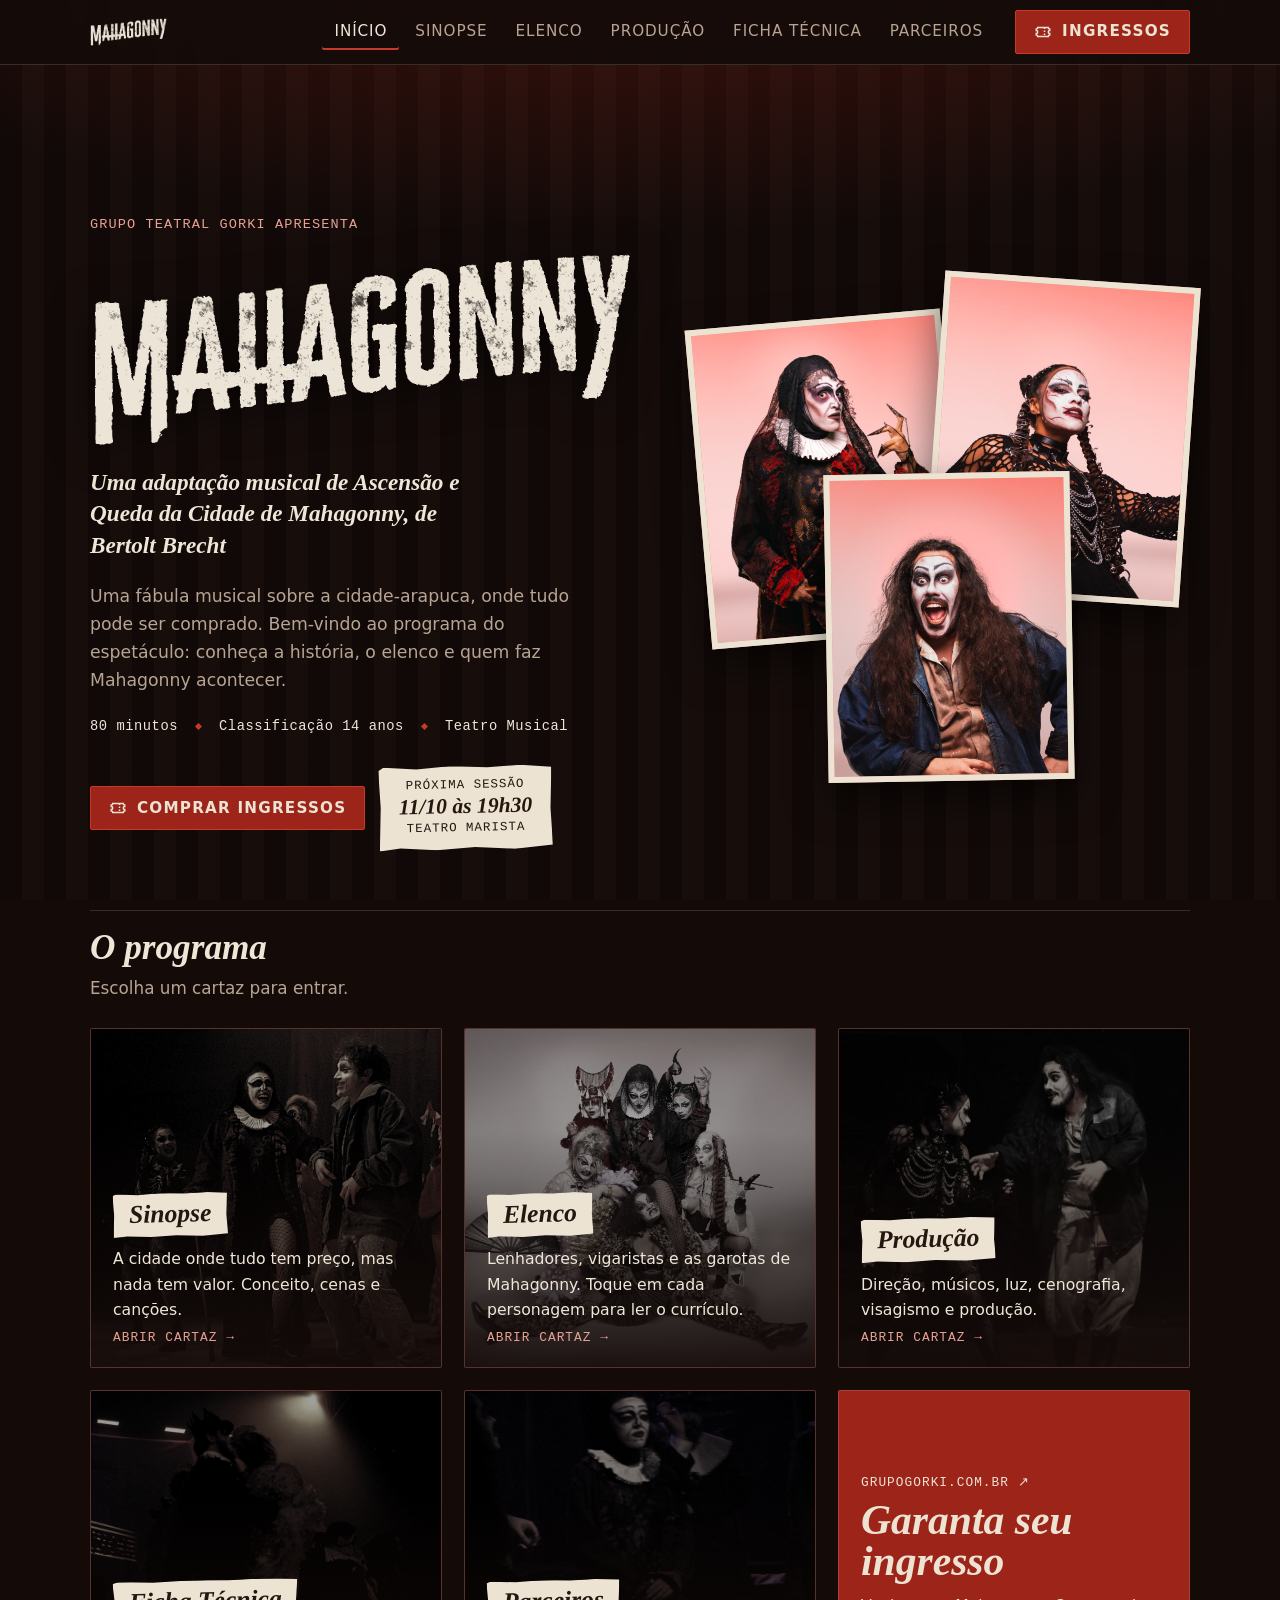
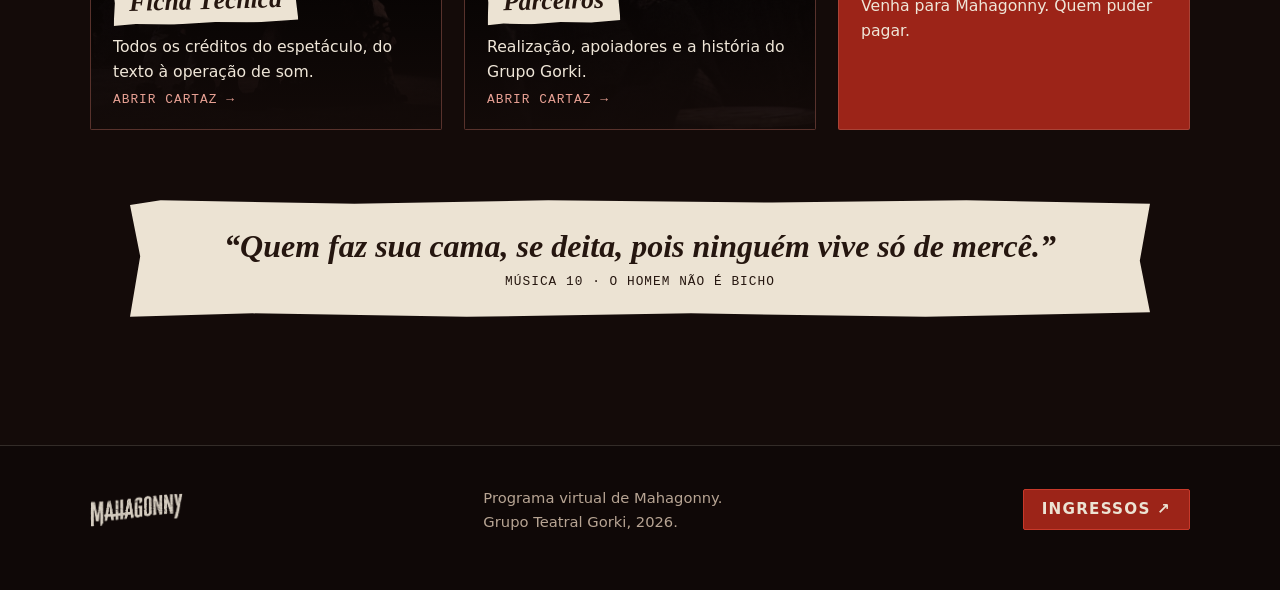
<file: index.html>
<!doctype html>
<html lang="pt-BR">
<head>
<meta charset="utf-8">
<meta name="viewport" content="width=device-width, initial-scale=1, viewport-fit=cover">
<meta http-equiv="Content-Security-Policy" content="default-src 'none'; script-src 'self'; style-src 'self' https://fonts.googleapis.com; font-src https://fonts.gstatic.com; img-src 'self' data:; connect-src 'self'; manifest-src 'self'; base-uri 'none'; form-action 'none'; object-src 'none'; upgrade-insecure-requests">
<meta name="referrer" content="strict-origin-when-cross-origin">
<meta name="format-detection" content="telephone=no">
<meta charset="utf-8">
<meta name="viewport" content="width=device-width, initial-scale=1, viewport-fit=cover">
<title>Programa Mahagonny</title>
<meta name="description" content="Programa virtual de Mahagonny, do Grupo Teatral Gorki">
<link rel="preconnect" href="https://fonts.googleapis.com">
<link rel="preconnect" href="https://fonts.gstatic.com" crossorigin>
<link rel="stylesheet" href="https://fonts.googleapis.com/css2?family=Alegreya:ital,wght@0,500;0,700;0,800;1,500;1,700;1,800&family=Alegreya+Sans:ital,wght@0,400;0,500;0,700;1,400&family=Special+Elite&display=swap">
<meta name="theme-color" content="#140b09">
<meta property="og:type" content="website">
<meta property="og:title" content="Mahagonny · Grupo Teatral Gorki">
<meta property="og:description" content="Programa virtual de Mahagonny: sinopse, elenco, produção, ficha técnica e parceiros.">
<meta property="og:image" content="img/garotas.jpg">
<link rel="icon" type="image/png" href="img/favicon.png">
<link rel="stylesheet" href="styles.css?v=202610032111">
<script src="data.js?v=202610032111" defer></script>
<script src="app.js?v=202610032111" defer></script>
</head>
<body>
<header class="top">
  <div class="wrap">
    <a class="brand" href="#inicio" aria-label="Mahagonny, página inicial"><img src="img/mahagonny-logo.png" alt="Mahagonny"></a>
    <button class="menu-toggle" id="menuToggle" aria-expanded="false" aria-controls="nav">Menu</button>
    <nav class="nav" id="nav" aria-label="Seções do programa">
      <a href="#inicio">Início</a>
      <a href="#sinopse">Sinopse</a>
      <a href="#elenco">Elenco</a>
      <a href="#producao">Produção</a>
      <a href="#ficha">Ficha Técnica</a>
      <a href="#parceiros">Parceiros</a>
    </nav>
    <a class="btn-ticket" href="https://www.grupogorki.com.br/" target="_blank" rel="noopener noreferrer">
      <svg viewBox="0 0 24 24" fill="none" stroke="currentColor" stroke-width="2" aria-hidden="true"><path d="M3 8a2 2 0 0 0 2-2h14a2 2 0 0 0 2 2v2a2 2 0 0 0 0 4v2a2 2 0 0 0-2 2H5a2 2 0 0 0-2-2v-2a2 2 0 0 0 0-4z"/><path d="M14 6v12" stroke-dasharray="2 2"/></svg>
      <span>Ingressos</span>
    </a>
  </div>
</header>

<noscript><p class="noscript">Este programa precisa de JavaScript para mostrar o elenco, a equipe e os currículos. As demais seções aparecem normalmente.</p></noscript>
<div class="load-error" id="loadError" role="alert" hidden>Não foi possível carregar parte do programa. Recarregue a página.</div>
<main>
<!-- ================= INÍCIO ================= -->
<section class="page active" id="p-inicio" data-page="inicio">
  <div class="wrap">
    <div class="hero">
      <div>
        <span class="placard">Grupo Teatral Gorki apresenta</span>
        <h1 class="hero-title"><img class="hero-logo" src="img/mahagonny-logo.png" alt="Mahagonny"></h1>
        <p class="hero-sub">Uma adaptação musical de <i>Ascensão e Queda da Cidade de Mahagonny</i>, de Bertolt Brecht</p>
        <p class="hero-tag">Uma fábula musical sobre a cidade-arapuca, onde tudo pode ser comprado. Bem-vindo ao programa do espetáculo: conheça a história, o elenco e quem faz Mahagonny acontecer.</p>
        <div class="hero-meta"><span>80 minutos</span><span>Classificação 14 anos</span><span>Teatro Musical</span></div>
        <div class="hero-actions">
          <a class="btn-ticket" href="https://www.grupogorki.com.br/" target="_blank" rel="noopener noreferrer">
            <svg viewBox="0 0 24 24" fill="none" stroke="currentColor" stroke-width="2" aria-hidden="true"><path d="M3 8a2 2 0 0 0 2-2h14a2 2 0 0 0 2 2v2a2 2 0 0 0 0 4v2a2 2 0 0 0-2 2H5a2 2 0 0 0-2-2v-2a2 2 0 0 0 0-4z"/><path d="M14 6v12" stroke-dasharray="2 2"/></svg>
            Comprar ingressos
          </a>
          <div class="session paper"><small>Próxima sessão</small><b>11/10 às 19h30</b><small>Teatro Marista</small></div>
        </div>
      </div>
      <div class="collage" aria-hidden="true">
        <figure class="c1"><img src="img/begbick.jpg" alt=""></figure>
        <figure class="c2"><img src="img/paola.jpg" alt=""></figure>
        <figure class="c3"><img src="img/pedro.jpg" alt=""></figure>
      </div>
    </div>

    <div class="section-title st-program">
      <h2>O programa</h2>
      <p>Escolha um cartaz para entrar.</p>
    </div>
    <nav class="tiles" aria-label="Menu do programa">
      <a class="tile" href="#sinopse"><img src="img/cena-40.jpg" alt="" loading="lazy">
        <div class="inner"><div class="label paper"><h2>Sinopse</h2></div><p>A cidade onde tudo tem preço, mas nada tem valor. Conceito, cenas e canções.</p><span class="go">Abrir cartaz →</span></div></a>
      <a class="tile" href="#elenco"><img src="img/garotas.jpg" alt="" loading="lazy">
        <div class="inner"><div class="label paper"><h2>Elenco</h2></div><p>Lenhadores, vigaristas e as garotas de Mahagonny. Toque em cada personagem para ler o currículo.</p><span class="go">Abrir cartaz →</span></div></a>
      <a class="tile" href="#producao"><img src="img/cena-dsc.jpg" alt="" loading="lazy">
        <div class="inner"><div class="label paper"><h2>Produção</h2></div><p>Direção, músicos, luz, cenografia, visagismo e produção.</p><span class="go">Abrir cartaz →</span></div></a>
      <a class="tile" href="#ficha"><img src="img/cena-20.jpg" alt="" loading="lazy">
        <div class="inner"><div class="label paper"><h2>Ficha Técnica</h2></div><p>Todos os créditos do espetáculo, do texto à operação de som.</p><span class="go">Abrir cartaz →</span></div></a>
      <a class="tile" href="#parceiros"><img src="img/cena-01.jpg" alt="" loading="lazy">
        <div class="inner"><div class="label paper"><h2>Parceiros</h2></div><p>Realização, apoiadores e a história do Grupo Gorki.</p><span class="go">Abrir cartaz →</span></div></a>
      <a class="tile ticket" href="https://www.grupogorki.com.br/" target="_blank" rel="noopener noreferrer">
        <div class="inner"><span class="go">grupogorki.com.br ↗</span><h2>Garanta seu ingresso</h2><p>Venha para Mahagonny. Quem puder pagar.</p></div></a>
    </nav>

    <blockquote class="quote-band paper">“Quem faz sua cama, se deita, pois ninguém vive só de mercê.”<cite>Música 10 · O Homem Não É Bicho</cite></blockquote>
  </div>
</section>

<!-- ================= SINOPSE ================= -->
<section class="page" id="p-sinopse" data-page="sinopse">
  <div class="wrap">
    <header class="page-head">
      <span class="placard">Cartaz · Sinopse</span>
      <h1>Um lugar onde tudo tem preço</h1>
    </header>
    <div class="syn">
      <p class="syn-lead">Em uma cidade onde tudo pode ser comprado, personagens à deriva expõem o colapso de um sistema que transforma desejo, prazer e sobrevivência em mercadoria. Inspirado em <i>A Ascensão e Queda da Cidade de Mahagonny</i>, de Bertolt Brecht e Kurt Weill, o espetáculo do Grupo Gorki constrói uma fábula musical atravessada pelo grotesco, pela ruína e pela ironia, em que a canção surge como comentário crítico e ferramenta de enfrentamento. Entre a farsa e o ritual, o sagrado e o profano, Mahagonny revela-se menos como um lugar e mais como uma lógica: um mundo em que tudo tem preço, mas nada tem valor.</p>
      <figure class="syn-photo"><img src="img/cena-30.jpg" alt="Stefany em cena, com casaco de oncinha, sob luz âmbar" loading="lazy"><figcaption class="credit">Fotografia de Carlos Arantes</figcaption></figure>
    </div>

    <div class="section-title"><h2>A montagem</h2></div>
    <div class="cols2">
      <article>
        <span class="placard">Conceito</span>
        <h3>Entre o rito e a farsa</h3>
        <p>A encenação propõe uma leitura que atravessa o grotesco e a ruína. Em cena, figuras que habitam os limites da caricatura e do desespero encarnam uma cidade em permanente falência moral. A estética confronta o sagrado e o profano, o rito e a farsa, o culto e a pornografia, não para conciliá-los, mas para tensionar as imagens que sustentam o mundo como ele é.</p>
        <p class="pull">Mahagonny é menos uma cidade e mais um sistema. Um lugar onde tudo tem preço, e nada tem valor.</p>
      </article>
      <article>
        <span class="placard">Releitura musical</span>
        <h3>Canções como gesto político</h3>
        <p>A montagem não se limita à narrativa da peça original: toma também os poemas de Brecht (deste e de outros textos) como matéria-prima para compor novas canções. As músicas, todas autorais, são concebidas como gestos políticos, assumindo a canção como forma de denúncia, deboche e enfrentamento.</p>
        <p>Trata-se de seguir Brecht em sua estratégia: usar a sedução do espetáculo para desmascarar seus mecanismos.</p>
      </article>
    </div>

    <div class="section-title">
      <h2>Os cartazes da noite</h2>
      <p>No teatro épico de Brecht, cada cena é anunciada por um cartaz que conta o que vai acontecer. Sem suspense sobre o quê, a atenção do público se volta para o como e o porquê.</p>
    </div>
    <div class="acts">
      <ol class="scenes">
        <li><b>Fundação da cidade de Mahagonny</b></li>
        <li><b>Aparecem os primeiros tubarões</b></li>
        <li><b>Chegam à cidade uns tais de lenhadores, e não é somente a história deles que iremos contar</b></li>
        <li><b>Iniciação</b></li>
        <li><b>Todas as grandes empresas passam por suas crises</b></li>
        <li><b>Todos os que realmente esperam alguma coisa ficam decepcionados</b></li>
        <li><b>Naquela noite de horror, um simples lenhador descobriu as leis da felicidade humana</b></li>
        <li><b>Um ano após o grande furacão, há intenso movimento em Mahagonny</b></li>
        <li><b>Amar</b></li>
        <li><b>Lutar</b></li>
        <li><b>Beber</b></li>
        <li><b>Lamentação</b></li>
        <li><b>Os tribunais de Mahagonny não eram piores do que outros tribunais</b></li>
        <li><b>Execução e morte de Pedro Bom-de-Faca</b></li>
        <li><b>Nas últimas semanas da cidade-arapuca</b></li>
      </ol>
      <aside class="songs paper" aria-label="Números musicais">
        <span class="placard on-paper">Repertório</span>
        <h3>Números musicais</h3>
        <ol>
          <li>A Cidade Mahagonny</li>
          <li>A Nossa Mahagonny</li>
          <li>Amor em Mahagonny</li>
          <li>ABC do Coquetel</li>
          <li>Longe Lá no Norte</li>
          <li>Furacão</li>
          <li>Tudo É Permitido</li>
          <li>A Barriga</li>
          <li>A Canção de Mandelay</li>
          <li>O Homem Não É Bicho</li>
          <li>Lamento de Pedro</li>
          <li>Deus em Mahagonny</li>
          <li>A Queda de Mahagonny</li>
        </ol>
        <small>Composição e direção musical: Caio Vilela, a partir de poemas de Bertolt Brecht.</small>
      </aside>
    </div>
  </div>
</section>

<!-- ================= ELENCO ================= -->
<section class="page" id="p-elenco" data-page="elenco">
  <div class="wrap">
    <header class="page-head">
      <span class="placard">Cartaz · Elenco</span>
      <h1>Os habitantes de Mahagonny</h1>
      <p>Toque em cada personagem para conhecer o currículo de quem o interpreta.</p>
    </header>
    <div id="castGroups"></div>
    <div class="ensemble">
      <figure><img src="img/trio.jpg" alt="Willy, Begbick e Moisés posam juntos em figurino" loading="lazy"><figcaption class="credit">Willy, Begbick e Moisés, os fundadores da cidade-arapuca</figcaption></figure>
      <figure><img src="img/garotas.jpg" alt="As garotas de Mahagonny em figurino, com leques e plumas" loading="lazy"><figcaption class="credit">As garotas de Mahagonny</figcaption></figure>
    </div>
  </div>
</section>

<!-- ================= PRODUÇÃO ================= -->
<section class="page" id="p-producao" data-page="producao">
  <div class="wrap">
    <header class="page-head">
      <span class="placard">Cartaz · Produção</span>
      <h1>Por trás da cortina</h1>
      <p>Quem dirige, toca, ilumina, constrói, maquia e produz o espetáculo. Toque em cada pessoa para ler o currículo.</p>
    </header>
    <div id="crewGroups"></div>
  </div>
</section>

<!-- ================= FICHA ================= -->
<section class="page" id="p-ficha" data-page="ficha">
  <div class="wrap">
    <header class="page-head">
      <span class="placard">Cartaz · Ficha Técnica</span>
      <h1>Créditos</h1>
    </header>
    <article class="ficha paper">
      <header class="ficha-head">
        <span class="sub">Grupo Teatral Gorki · 2026</span>
        <h2>Mahagonny</h2>
        <div class="facts"><span>Teatro Musical</span><span>80 minutos</span><span>Classificação: 14 anos</span></div>
      </header>
      <div class="ficha-cols">
      <section class="ficha-block">
        <h3>Criação</h3>
        <ul>
          <li><b>Texto:</b> adaptação de <i>Ascensão e Queda da Cidade de Mahagonny</i>, de Bertolt Brecht</li>
          <li><b>Adaptação e Direção Geral:</b> Antonio Resende</li>
          <li><b>Direção Musical e Composição:</b> Caio Vilela</li>
          <li><b>Direção de Movimento:</b> Nathan Ranhel</li>
          <li><b>Assistente de Direção:</b> João Pedro Mendes</li>
          <li><b>Orientação de Pesquisa:</b> Lara Hassum</li>
        </ul>
      </section>
      <section class="ficha-block">
        <h3>Elenco</h3>
        <ul>
          <li><b>Pedro:</b> Alexandre Guidorizzi</li>
          <li><b>Thiago:</b> Lukas Cavalcante</li>
          <li><b>João:</b> Gabriel Tostes</li>
          <li><b>José:</b> Santiago de Paula</li>
          <li><b>Begbick:</b> Romã Andrade</li>
          <li><b>Moisés:</b> Henrique Bertolini</li>
          <li><b>Willy:</b> Mauricio Puntel</li>
          <li><b>Bárbara:</b> Bianca Nardini</li>
          <li><b>Paola:</b> Isis Sthefani</li>
          <li><b>Stefany:</b> Victória Soares</li>
          <li><b>Paulette:</b> Ana Sartorio</li>
          <li><b>Verônica:</b> Gabriely Urbano</li>
        </ul>
      </section>
      <section class="ficha-block">
        <h3>Músicos</h3>
        <ul>
          <li><b>Regência:</b> Caio Vilela</li>
          <li><b>Piano:</b> Eden Santos</li>
          <li><b>Violoncelo:</b> Izabela Ito</li>
          <li><b>Violino:</b> Jão</li>
        </ul>
      </section>
      <section class="ficha-block">
        <h3>Cenografia, Figurino e Visagismo</h3>
        <ul>
          <li><b>Concepção Cenográfica:</b> Beatriz Leite</li>
          <li><b>Cenógrafo e Cenotécnico:</b> Eliton Silva (Pita)</li>
          <li><b>Concepção de Objetos Cênicos:</b> Ricardo Brabrikovisk e Eliton Silva</li>
          <li><b>Figurino:</b> Felipe Marques</li>
          <li><b>Visagismo:</b> Carol Camillo</li>
        </ul>
      </section>
      <section class="ficha-block">
        <h3>Luz e Som</h3>
        <ul>
          <li><b>Light Designer e Operação de Luz:</b> Gabriel Ferreira</li>
          <li><b>Operação de Som:</b> João Pedro Mendes</li>
        </ul>
      </section>
      <section class="ficha-block">
        <h3>Produção</h3>
        <ul>
          <li><b>Coordenação de Produção:</b> Giovanna Federzoni</li>
          <li><b>Produção Executiva:</b> Rafa Ramirez e Giovanna Federzoni</li>
          <li><b>Assistentes de Produção:</b> Milena Oliveira e Mikael Marceniuk</li>
          <li><b>Design Gráfico:</b> Lívia Azevedo</li>
          <li><b>Fotografia:</b> Danilo César</li>
        </ul>
      </section>
      <section class="ficha-block">
        <h3>Realização</h3>
        <ul>
          <li><b>Realização e Produção:</b> Grupo Teatral Gorki</li>
          <li><b>Acompanhamento:</b> Programa de Qualificação em Artes (Teatro), CULTSP PRO, Escolas de Profissionais da Cultura</li>
          <li><b>Orientação:</b> Lara Hassum</li>
        </ul>
      </section>
      </div>
      <span class="credit ficha-credit">Fotografia de Carlos Arantes</span>
    </article>
  </div>
</section>

<!-- ================= PARCEIROS ================= -->
<section class="page" id="p-parceiros" data-page="parceiros">
  <div class="wrap">
    <header class="page-head">
      <span class="placard">Cartaz · Parceiros</span>
      <h1>Quem torna Mahagonny possível</h1>
      <p>Instituições e empresas que acreditam no teatro feito em Ribeirão Preto.</p>
    </header>
    <div class="partners">
      <div class="p-group">
        <span class="placard">Realização</span>
        <div class="p-row p-row-single">
          <div class="p-card"><img src="img/logo-gorki.png" alt="Grupo Gorki"></div>
        </div>
      </div>
      <div class="p-group">
        <span class="placard">Apoio</span>
        <div class="p-row">
          <div class="p-card"><img src="img/logo-usp.png" alt="USP, Universidade de São Paulo"></div>
          <div class="p-card"><img src="img/logo-atividades.png" alt="Atividades Culturais"></div>
          <div class="p-card"><img src="img/logo-pusp.png" alt="PUSP-RP, Prefeitura do Campus USP de Ribeirão Preto"></div>
          <div class="p-card wide"><img src="img/logo-verbo.png" alt="Verbo Nostro, comunicação planejada"></div>
        </div>
      </div>
      <div class="p-group">
        <span class="placard">Acompanhamento artístico</span>
        <div class="p-text paper"><b>Programa de Qualificação em Artes · Teatro</b><p>Realizado pela CULTSP PRO, Escolas de Profissionais da Cultura, com orientação da artista e pesquisadora Lara Hassum.</p></div>
      </div>
    </div>

    <div class="section-title"><h2>Sobre o Grupo Gorki</h2></div>
    <div class="about">
      <div>
        <p>O Grupo Gorki surgiu em 2019 como uma companhia de teatro voltada à criação e produção de espetáculos baseados no teatro físico e experimental como ferramenta artística transgressora. Suas obras mesclam originalidade cênica e dramatúrgica com fundamentos sociológicos e filosóficos, em diálogo com a cultura brasileira.</p>
        <p>Desde então, realizou seis espetáculos teatrais, infantis e adultos, nove contações de histórias e quatro cursos artísticos, e conquistou mais de 15 prêmios, incluindo Melhor Direção e Melhor Espetáculo. Mantém parcerias com instituições como a Biblioteca Sinhá Junqueira, a Feira Internacional do Livro de Ribeirão Preto, o Instituto SEB e o RibeirãoShopping, e idealiza o Festival Balaio do Baco.</p>
        <p>Em 2025, participou do 9º Festival Internacional de Teatro de Ribeirão Preto com o espetáculo <i>Cão</i>, com o qual também foi selecionado para o 22º Festival de Teatro de Limoeiro, em Pernambuco.</p>
      </div>
      <dl class="contact">
        <div><dt>Site e ingressos</dt><dd><a href="https://www.grupogorki.com.br/" target="_blank" rel="noopener noreferrer">grupogorki.com.br</a></dd></div>
        <div><dt>Instagram</dt><dd><a href="https://www.instagram.com/grupoteatralgorki/" target="_blank" rel="noopener noreferrer">@grupoteatralgorki</a></dd></div>
        <div><dt>E-mail</dt><dd>producaocultural@grupoteatralgorki.com</dd></div>
        <div><dt>Telefone</dt><dd>(16) 98142-3000</dd></div>
        <div><dt>Endereço</dt><dd>Rua Iara, 42, Jardim Macedo, Ribeirão Preto/SP</dd></div>
      </dl>
    </div>
  </div>
</section>
</main>

<footer class="foot">
  <div class="wrap">
    <img src="img/mahagonny-logo.png" alt="Mahagonny">
    <p class="foot-lines"><span>Programa virtual de Mahagonny.</span><span>Grupo Teatral Gorki, 2026.</span></p>
    <a class="btn-ticket" href="https://www.grupogorki.com.br/" target="_blank" rel="noopener noreferrer">Ingressos ↗</a>
  </div>
</footer>

<dialog id="cv" aria-labelledby="cvName">
  <div class="cv">
    <div class="cv-photo" id="cvPhoto"></div>
    <div class="cv-main">
    <div class="cv-bar" id="cvBar"><span class="cv-mini" id="cvMini" aria-hidden="true"></span><button class="close" id="cvClose" aria-label="Fechar currículo">×</button><span class="cv-progress" id="cvProgress"></span></div>
    <div class="cv-body">
      <span class="cv-role" id="cvRole"></span>
      <h2 id="cvName"></h2>
      <p class="cv-quote" id="cvQuote" hidden></p>
      <p class="cv-resumo" id="cvResumo" hidden></p>
      <h3 id="cvLongTitle" hidden>Trajetória</h3>
      <div class="cv-long" id="cvLong"></div>
      <p class="cv-empty" id="cvEmpty" hidden>Currículo em breve.</p>
      <div class="cv-nav"><button id="cvPrev" type="button">← Anterior</button><button id="cvNext" type="button">Próximo →</button></div>
    </div>
    </div>
  </div>
</dialog>
</body>
</html>
</file>
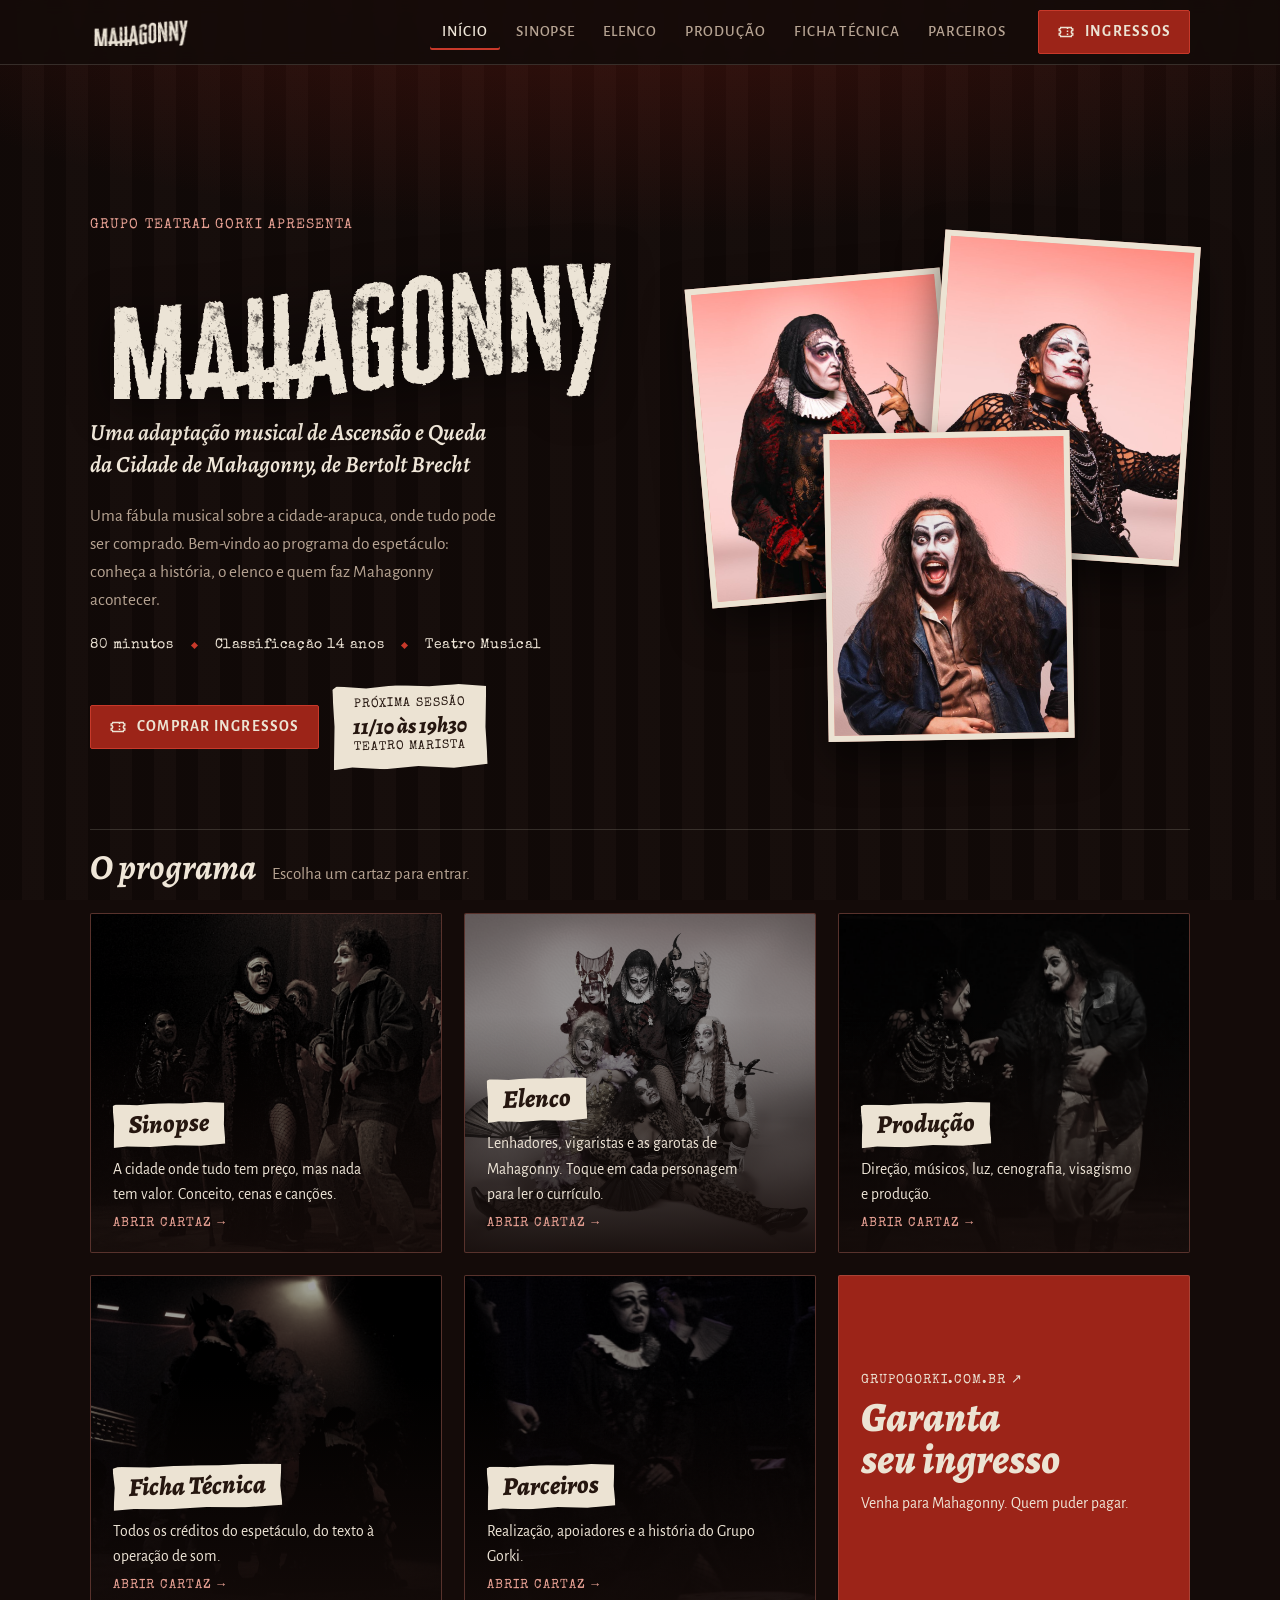
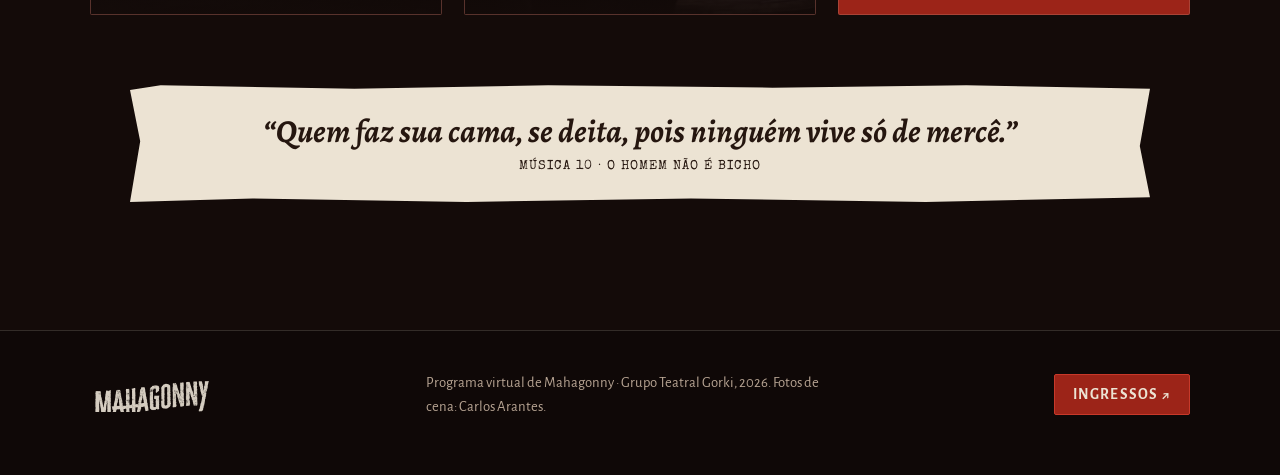
<file: mahagonny/index.html>
<!doctype html>
<html lang="pt-BR">
<head>
<meta charset="utf-8">
<meta name="viewport" content="width=device-width, initial-scale=1, viewport-fit=cover">
<title>Programa Mahagonny</title>
<meta name="description" content="Programa virtual de Mahagonny, do Grupo Teatral Gorki">
<link rel="preconnect" href="https://fonts.googleapis.com">
<link rel="preconnect" href="https://fonts.gstatic.com" crossorigin>
<link rel="stylesheet" href="https://fonts.googleapis.com/css2?family=Alegreya:ital,wght@0,500;0,700;0,800;1,500;1,700;1,800&family=Alegreya+Sans:ital,wght@0,400;0,500;0,700;1,400&family=Special+Elite&display=swap">
<meta name="theme-color" content="#140b09">
<meta property="og:type" content="website">
<meta property="og:title" content="Mahagonny · Grupo Teatral Gorki">
<meta property="og:description" content="Programa virtual de Mahagonny: sinopse, elenco, produção, ficha técnica e parceiros.">
<meta property="og:image" content="img/garotas.jpg">
<link rel="icon" type="image/png" href="img/favicon.png">
<style>
/* Layout: programa de teatro em cartazes brechtianos; uma página por vez, papel rasgado sobre cortina escura. Tema único, escuro, por escolha. */
:root{
  --ink:#140b09;          /* fundo: coxia */
  --curtain:#3b100c;      /* veludo */
  --blood:#9c2418;        /* acento: vermelho de cena */
  --blood-hi:#c8392a;
  --rose:#e8a194;         /* fundo rosado dos retratos */
  --paper:#ece3d3;        /* papel dos cartazes */
  --paper-ink:#25160f;
  --fg:#efe6d8;
  --muted:#b7a493;
  --line:rgba(236,227,211,.16);
  --f-display:"Alegreya", Georgia, "Times New Roman", serif;
  --f-body:"Alegreya Sans", "Segoe UI", system-ui, sans-serif;
  --f-type:"Special Elite", "Courier New", ui-monospace, monospace;
  --r:2px;
  --wrap:1180px;
  color-scheme:dark;
}
*{box-sizing:border-box}
body{
  margin:0;background:var(--ink);color:var(--fg);
  font:400 1.06rem/1.62 var(--f-body);
  background-image:
    radial-gradient(120% 60% at 50% -10%, rgba(156,36,24,.38), transparent 60%),
    repeating-linear-gradient(90deg, rgba(0,0,0,.18) 0 22px, rgba(255,255,255,.012) 22px 44px);
  background-attachment:fixed;
  -webkit-font-smoothing:antialiased;
}
@media (prefers-reduced-motion:reduce){*{transition:none!important;animation:none!important}}
a{color:inherit}
img{max-width:100%;display:block}
:focus-visible{outline:2px solid var(--rose);outline-offset:3px}
.wrap{max-width:var(--wrap);margin-inline:auto;padding-inline:clamp(16px,4vw,40px)}
h1,h2,h3{font-family:var(--f-display);text-wrap:balance;line-height:1.08;margin:0}
p{margin:0}

/* ---------- Cabeçalho ---------- */
.top{position:sticky;top:env(safe-area-inset-top,0px);z-index:20;background:rgba(20,11,9,.92);backdrop-filter:blur(8px);border-bottom:1px solid var(--line)}
.top .wrap{display:flex;align-items:center;gap:20px;min-height:64px}
.brand{display:flex;align-items:center;flex-shrink:0;text-decoration:none}
.brand img{height:28px;width:auto}
.nav{display:flex;gap:4px;margin-left:auto;align-items:center}
.nav a{font:500 .95rem/1 var(--f-body);letter-spacing:.06em;text-transform:uppercase;text-decoration:none;padding:10px 12px;color:var(--muted);border-radius:var(--r)}
.nav a:hover{color:var(--fg)}
.nav a[aria-current="page"]{color:var(--fg);box-shadow:inset 0 -2px 0 var(--blood-hi)}
.btn-ticket{display:inline-flex;align-items:center;gap:10px;background:var(--blood);color:var(--paper);text-decoration:none;font:700 .95rem/1 var(--f-body);letter-spacing:.08em;text-transform:uppercase;padding:12px 18px;border-radius:var(--r);border:1px solid var(--blood-hi);transition:background .2s,transform .2s;flex-shrink:0}
.btn-ticket:hover{background:var(--blood-hi);transform:translateY(-1px)}
.btn-ticket svg{width:18px;height:18px}
.menu-toggle{display:none;margin-left:auto;background:none;border:1px solid var(--line);color:var(--fg);padding:9px 12px;border-radius:var(--r);font:600 .9rem/1 var(--f-body);letter-spacing:.08em;text-transform:uppercase;cursor:pointer}
@media (max-width:920px){
  .menu-toggle{display:block}
  .nav{display:none;position:absolute;left:0;right:0;top:100%;flex-direction:column;align-items:stretch;background:var(--ink);border-bottom:1px solid var(--line);padding:8px clamp(16px,4vw,40px) 16px}
  .nav.open{display:flex}
  .nav a{padding:14px 4px;border-bottom:1px solid var(--line)}
  .nav a[aria-current="page"]{box-shadow:none;color:var(--rose)}
  .top .btn-ticket{padding:10px 12px;font-size:.82rem}
}
@media (max-width:420px){.top .btn-ticket span{display:none}}

/* ---------- Componentes ---------- */
.placard{display:inline-block;font:400 .85rem/1.3 var(--f-type);letter-spacing:.08em;text-transform:uppercase;color:var(--rose)}
.paper{background:var(--paper);color:var(--paper-ink);
  clip-path:polygon(0 4%,3% 0,22% 3%,41% 0,63% 2%,82% 0,100% 3%,99% 52%,100% 96%,78% 100%,55% 97%,33% 100%,12% 97%,0 100%,1% 48%)}
.page{display:none;padding-block:clamp(36px,6vw,72px) 96px}
.page.active{display:block}
.page-head{display:grid;gap:14px;max-width:62ch;margin-bottom:clamp(32px,5vw,56px)}
.page-head h1{font-size:clamp(2.5rem,6vw,4.4rem);font-weight:800;font-style:italic;letter-spacing:-.01em}
.page-head p{color:var(--muted);font-size:1.12rem}
.section-title{display:flex;align-items:baseline;gap:16px;flex-wrap:wrap;border-top:1px solid var(--line);padding-top:18px;margin:56px 0 26px}
.section-title h2{font-size:clamp(1.6rem,3vw,2.2rem);font-style:italic;font-weight:700}
.section-title p{color:var(--muted);max-width:60ch;flex:1 1 280px}
.credit{font:400 .78rem/1.4 var(--f-type);color:var(--muted);letter-spacing:.04em}

/* ---------- Início ---------- */
.hero{display:grid;grid-template-columns:1.05fr .95fr;gap:clamp(28px,5vw,64px);align-items:center;padding-block:clamp(32px,6vw,72px) 32px}
.hero-logo{width:min(100%,620px);height:auto;filter:drop-shadow(0 6px 20px rgba(0,0,0,.6))}
.hero-sub{font:italic 600 clamp(1.15rem,2vw,1.45rem)/1.35 var(--f-display);margin-top:18px;max-width:36ch}
.hero-tag{margin-top:22px;max-width:46ch;color:var(--muted);font-size:1.08rem}
.hero-meta{display:flex;flex-wrap:wrap;gap:8px 18px;margin-top:22px;font:400 .86rem/1.4 var(--f-type);color:var(--fg);letter-spacing:.04em}
.hero-meta span{display:inline-flex;gap:6px;align-items:center}
.hero-meta span+span::before{content:"";width:5px;height:5px;background:var(--blood-hi);transform:rotate(45deg);margin-right:12px}
.hero-actions{display:flex;flex-wrap:wrap;gap:14px;margin-top:30px;align-items:center}
.session{padding:12px 20px 14px;transform:rotate(-1.2deg);display:inline-grid;gap:2px;text-align:center}
.session b{font:800 italic 1.35rem/1.1 var(--f-display)}
.session small{font:400 .78rem/1.2 var(--f-type);letter-spacing:.08em;text-transform:uppercase}
.collage{position:relative;aspect-ratio:1/1.02;max-width:520px;width:100%;justify-self:center}
.collage figure{position:absolute;margin:0;background:var(--rose);box-shadow:0 18px 40px rgba(0,0,0,.55);border:6px solid var(--paper);overflow:hidden}
.collage figure img{width:100%;height:100%;object-fit:cover}
.collage .c1{width:52%;aspect-ratio:4/5;left:0;top:8%;transform:rotate(-5deg)}
.collage .c2{width:52%;aspect-ratio:4/5;right:0;top:0;transform:rotate(4deg);z-index:2}
.collage .c3{width:50%;aspect-ratio:4/5;left:26%;bottom:0;transform:rotate(-1deg);z-index:3}
.quote-band{margin-top:clamp(40px,6vw,70px);padding:26px clamp(20px,4vw,40px);font:italic 700 clamp(1.3rem,3vw,2rem)/1.25 var(--f-display);text-align:center}
.quote-band cite{display:block;margin-top:8px;font:400 .8rem/1.3 var(--f-type);font-style:normal;letter-spacing:.08em;text-transform:uppercase}

.tiles{display:grid;grid-template-columns:repeat(3,minmax(0,1fr));gap:22px;margin-top:22px}
.tile{position:relative;display:flex;flex-direction:column;text-decoration:none;min-height:340px;background:var(--curtain);overflow:hidden;border:1px solid var(--line);border-radius:var(--r);isolation:isolate}
.tile img{position:absolute;inset:0;width:100%;height:100%;object-fit:cover;z-index:-2;filter:grayscale(.85) contrast(1.05) brightness(.62);transition:filter .45s,transform .6s}
.tile::after{content:"";position:absolute;inset:0;z-index:-1;background:linear-gradient(180deg,rgba(20,11,9,0) 30%,rgba(20,11,9,.92))}
.tile:hover img,.tile:focus-visible img{filter:none;transform:scale(1.04)}
.tile .inner{margin-top:auto;padding:22px;display:grid;gap:10px}
.tile .label{justify-self:start;padding:8px 16px 10px;transform:rotate(-1.5deg);transition:transform .3s}
.tile:hover .label{transform:rotate(0)}
.tile .label h2{font:800 italic 1.6rem/1 var(--f-display)}
.tile p{color:var(--fg);font-size:.98rem;max-width:34ch}
.tile .go{font:400 .8rem/1 var(--f-type);letter-spacing:.08em;color:var(--rose);text-transform:uppercase}
.tile.ticket{background:var(--blood);justify-content:center}
.tile.ticket::after{display:none}
.tile.ticket .inner{margin:auto 0}
.tile.ticket h2{font:800 italic clamp(2rem,3.4vw,2.6rem)/1 var(--f-display);color:var(--paper)}
.tile.ticket .go{color:var(--paper)}
@media (max-width:980px){.tiles{grid-template-columns:repeat(2,minmax(0,1fr))}}
@media (max-width:820px){.hero{grid-template-columns:1fr}.collage{max-width:420px}}
@media (max-width:560px){.tiles{grid-template-columns:1fr}.tile{min-height:260px}}

/* ---------- Sinopse ---------- */
.syn{display:grid;grid-template-columns:minmax(0,1.2fr) minmax(0,.8fr);gap:clamp(28px,5vw,64px);align-items:start}
.syn-lead{font:500 clamp(1.25rem,2.2vw,1.55rem)/1.5 var(--f-display);max-width:60ch}
.syn-lead::first-letter{float:left;font:800 italic 4.6em/.78 var(--f-display);margin:.06em .1em 0 0;color:var(--blood-hi)}
.syn-photo{margin:0;display:grid;gap:8px}
.syn-photo img{width:100%;aspect-ratio:4/5;object-fit:cover;border:6px solid var(--paper);transform:rotate(1.5deg);box-shadow:0 18px 40px rgba(0,0,0,.5)}
.cols2{display:grid;grid-template-columns:repeat(2,minmax(0,1fr));gap:clamp(24px,4vw,48px)}
.cols2 article{display:grid;gap:12px;align-content:start}
.cols2 h3{font:700 italic 1.5rem/1.15 var(--f-display)}
.cols2 p{color:var(--fg);max-width:62ch}
.pull{border-left:3px solid var(--blood-hi);padding-left:18px;font:italic 600 1.2rem/1.45 var(--f-display);color:var(--paper)}
.acts{display:grid;grid-template-columns:minmax(0,1.25fr) minmax(0,.75fr);gap:clamp(24px,4vw,48px);align-items:start}
.scenes{list-style:none;margin:0;padding:0;display:grid;gap:10px;counter-reset:cena}
.scenes li{counter-increment:cena;display:grid;grid-template-columns:4.2rem minmax(0,1fr);gap:14px;align-items:baseline;padding:10px 0;border-bottom:1px dashed var(--line)}
.scenes li::before{content:"Cena " counter(cena,decimal-leading-zero);font:400 .78rem/1.2 var(--f-type);color:var(--rose);letter-spacing:.04em;text-transform:uppercase}
.scenes b{font:700 1.08rem/1.35 var(--f-display)}
.songs{padding:26px 26px 30px;display:grid;gap:14px}
.songs h3{font:800 italic 1.5rem/1 var(--f-display)}
.songs ol{margin:0;padding-left:1.8em;display:grid;gap:5px;font-variant-numeric:tabular-nums}
.songs li{font:500 1.02rem/1.35 var(--f-body)}
.songs li::marker{font:400 .8rem var(--f-type);color:var(--blood)}
.songs small{font:400 .78rem/1.4 var(--f-type);letter-spacing:.03em}
@media (max-width:860px){.syn,.acts,.cols2{grid-template-columns:1fr}.syn-photo{max-width:380px}}

/* ---------- Elenco / Produção ---------- */
.cast-grid{display:grid;grid-template-columns:repeat(4,minmax(0,1fr));gap:28px 22px}
.card{all:unset;box-sizing:border-box;cursor:pointer;display:grid;gap:0;position:relative;text-align:left;border-radius:var(--r)}
.card .ph{position:relative;aspect-ratio:4/5;overflow:hidden;background:var(--rose);border:1px solid var(--line)}
.card .ph img{width:100%;height:100%;object-fit:cover;transition:transform .5s,filter .4s}
.card:hover .ph img,.card:focus-visible .ph img{transform:scale(1.05)}
.card .say{position:absolute;inset:auto 0 0 0;padding:44px 16px 54px;background:linear-gradient(180deg,transparent,rgba(20,11,9,.9));font:italic 600 1.02rem/1.3 var(--f-display);color:var(--paper);opacity:0;transform:translateY(8px);transition:opacity .3s,transform .3s}
.card:hover .say,.card:focus-visible .say{opacity:1;transform:none}
.card .tag{justify-self:center;margin-top:-30px;position:relative;z-index:2;padding:9px 22px 11px;text-align:center;min-width:72%;transform:rotate(-1deg);transition:transform .3s}
.card:hover .tag{transform:rotate(0)}
.card .tag b{display:block;font:800 italic 1.45rem/1 var(--f-display);text-transform:uppercase;letter-spacing:.02em}
.card .by{display:block;margin-top:10px;text-align:center;font:500 1.06rem/1.25 var(--f-display)}
.card .by em{font-style:normal;color:var(--muted);font:400 .82rem/1 var(--f-body);display:block;margin-bottom:3px;letter-spacing:.06em;text-transform:uppercase}
.card .hint{display:block;text-align:center;margin-top:6px;font:400 .74rem/1 var(--f-type);color:var(--rose);letter-spacing:.06em;text-transform:uppercase}
.card:focus-visible{outline:2px solid var(--rose);outline-offset:6px}
.card .nick{display:block;font:400 .72rem/1.2 var(--f-type);letter-spacing:.04em;margin-top:4px;text-transform:none}

@media (min-width:1061px){.cast-grid.five{grid-template-columns:repeat(5,minmax(0,1fr))}.cast-grid.five .tag b{font-size:1.25rem}}
.crew-grid{display:grid;grid-template-columns:repeat(5,minmax(0,1fr));gap:26px 20px}
.crew .ph{aspect-ratio:4/5;background:#2a1712}
.crew .tag{display:none}
.crew .role{display:block;margin-top:12px;font:400 .76rem/1.35 var(--f-type);color:var(--rose);letter-spacing:.05em;text-transform:uppercase}
.crew .name{display:block;margin-top:4px;font:700 1.18rem/1.2 var(--f-display)}
.crew .ph .mono{position:absolute;inset:0;display:grid;place-items:center;font:800 italic 3.4rem/1 var(--f-display);color:var(--rose);background:
  repeating-linear-gradient(90deg, rgba(0,0,0,.25) 0 14px, transparent 14px 28px), var(--curtain)}
.crew.nocv{cursor:default}
.crew.nocv .hint{color:var(--muted)}
@media (max-width:1060px){.cast-grid{grid-template-columns:repeat(3,minmax(0,1fr))}.crew-grid{grid-template-columns:repeat(4,minmax(0,1fr))}}
@media (max-width:720px){.cast-grid,.crew-grid{grid-template-columns:repeat(2,minmax(0,1fr))}.card .tag b{font-size:1.15rem}.card .say{display:none}}
.ensemble{display:grid;grid-template-columns:repeat(2,minmax(0,1fr));gap:22px;margin-top:56px}
.ensemble figure{margin:0;display:grid;gap:8px}
.ensemble img{width:100%;aspect-ratio:5/4;object-fit:cover;border:1px solid var(--line)}
@media (max-width:640px){.ensemble{grid-template-columns:1fr}}

/* ---------- Ficha técnica ---------- */
.ficha{max-width:760px;padding:clamp(28px,5vw,52px) clamp(22px,5vw,56px) clamp(34px,5vw,60px);display:grid;gap:18px}
.ficha h2{font:800 italic clamp(1.8rem,4vw,2.6rem)/1 var(--f-display);text-align:center}
.ficha .sub{text-align:center;font:400 .82rem/1.4 var(--f-type);letter-spacing:.08em;text-transform:uppercase}
.ficha p{font:400 1.08rem/1.75 var(--f-body);text-align:justify;hyphens:auto}
.ficha p b{font:700 italic 1.05em var(--f-display)}
.ficha hr{border:0;border-top:1px dashed rgba(37,22,15,.35);margin:4px 0}
.facts{display:flex;flex-wrap:wrap;justify-content:center;gap:8px 22px;font:400 .85rem/1.3 var(--f-type);letter-spacing:.04em}

/* ---------- Parceiros ---------- */
.partners{display:grid;gap:40px}
.p-group{display:grid;gap:16px}
.p-row{display:grid;grid-template-columns:repeat(auto-fit,minmax(200px,1fr));gap:18px}
.p-card{background:#fff;border-radius:var(--r);display:grid;place-items:center;padding:26px 22px;min-height:132px;border:1px solid var(--line)}
.p-card img{max-height:62px;width:auto;object-fit:contain}
.p-card.wide img{max-height:56px}
.p-text{padding:22px 24px 26px;display:grid;gap:6px;max-width:720px}
.p-text b{font:800 italic 1.3rem/1.15 var(--f-display)}
.about{display:grid;grid-template-columns:minmax(0,1.3fr) minmax(0,.7fr);gap:clamp(24px,4vw,56px);align-items:start;margin-top:12px}
.about p+p{margin-top:14px}
.about p{max-width:64ch}
.contact{border:1px solid var(--line);padding:22px;display:grid;gap:12px;border-radius:var(--r)}
.contact dt{font:400 .74rem/1 var(--f-type);color:var(--rose);letter-spacing:.06em;text-transform:uppercase}
.contact dd{margin:4px 0 0;font-size:1.04rem;user-select:all}
@media (max-width:820px){.about{grid-template-columns:1fr}}

/* ---------- Rodapé ---------- */
.foot{border-top:1px solid var(--line);padding-block:40px 56px;background:rgba(0,0,0,.25)}
.foot .wrap{display:flex;flex-wrap:wrap;gap:24px;align-items:center;justify-content:space-between}
.foot img{height:34px;width:auto;opacity:.9}
.foot p{color:var(--muted);font-size:.92rem;max-width:52ch}

/* ---------- Currículo (modal) ---------- */
dialog{border:0;padding:0;max-width:min(980px,calc(100vw - 32px));width:100%;max-height:calc(100dvh - 32px);background:var(--ink);color:var(--fg);border-radius:var(--r);box-shadow:0 30px 80px rgba(0,0,0,.7);overflow:hidden}
dialog::backdrop{background:rgba(8,4,3,.82);backdrop-filter:blur(3px)}
.cv{display:grid;grid-template-columns:minmax(0,.8fr) minmax(0,1.2fr);max-height:calc(100dvh - 32px)}
.cv-photo{background:var(--rose);position:relative;min-height:100%}
.cv-photo img{width:100%;height:100%;object-fit:cover;position:absolute;inset:0}
.cv-photo .mono{position:absolute;inset:0;display:grid;place-items:center;font:800 italic 6rem/1 var(--f-display);color:var(--rose);background:var(--curtain)}
.cv-photo .tag{position:absolute;left:50%;bottom:22px;transform:translateX(-50%) rotate(-1.5deg);padding:9px 24px 11px;text-align:center;white-space:nowrap}
.cv-photo .tag b{font:800 italic 1.6rem/1 var(--f-display);text-transform:uppercase}
.cv-body{overflow:auto;padding:clamp(24px,4vw,44px);display:grid;gap:16px;align-content:start}
.cv-body h2{font:800 italic clamp(2rem,4vw,2.8rem)/1.02 var(--f-display)}
.cv-role{font:400 .84rem/1.4 var(--f-type);color:var(--rose);letter-spacing:.06em;text-transform:uppercase}
.cv-quote{font:italic 600 1.2rem/1.4 var(--f-display);color:var(--paper);border-left:3px solid var(--blood-hi);padding-left:16px}
.cv-resumo{font:500 1.12rem/1.6 var(--f-display);color:var(--paper)}
.cv-body h3{font:400 .78rem/1 var(--f-type);letter-spacing:.1em;text-transform:uppercase;color:var(--muted);border-top:1px solid var(--line);padding-top:16px;margin-top:6px}
.cv-long{display:grid;gap:12px}
.cv-long p{max-width:66ch;color:var(--fg)}
.cv-empty{color:var(--muted);font-style:italic}
.close{position:absolute;top:12px;right:12px;z-index:5;background:var(--paper);color:var(--paper-ink);border:0;width:42px;height:42px;border-radius:50%;font:700 1.4rem/1 var(--f-body);cursor:pointer;box-shadow:0 4px 14px rgba(0,0,0,.5)}
.cv-nav{display:flex;gap:10px;flex-wrap:wrap;padding-top:8px}
.cv-nav button{background:none;border:1px solid var(--line);color:var(--fg);padding:9px 14px;border-radius:var(--r);font:500 .9rem/1 var(--f-body);cursor:pointer}
.cv-nav button:hover{border-color:var(--rose)}
@media (max-width:760px){
  dialog{max-height:calc(100dvh - 24px);overflow:auto}
  .cv{grid-template-columns:1fr;max-height:none}
  .cv-photo{aspect-ratio:4/4;min-height:0}
  .cv-body{overflow:visible}
}
</style>
</head>
<body>
<header class="top">
  <div class="wrap">
    <a class="brand" href="#inicio" aria-label="Mahagonny, página inicial"><img src="img/logo-mahagonny.png" alt="Mahagonny"></a>
    <button class="menu-toggle" id="menuToggle" aria-expanded="false" aria-controls="nav">Menu</button>
    <nav class="nav" id="nav" aria-label="Seções do programa">
      <a href="#inicio">Início</a>
      <a href="#sinopse">Sinopse</a>
      <a href="#elenco">Elenco</a>
      <a href="#producao">Produção</a>
      <a href="#ficha">Ficha Técnica</a>
      <a href="#parceiros">Parceiros</a>
    </nav>
    <a class="btn-ticket" href="https://www.grupogorki.com.br/" target="_blank" rel="noopener">
      <svg viewBox="0 0 24 24" fill="none" stroke="currentColor" stroke-width="2" aria-hidden="true"><path d="M3 8a2 2 0 0 0 2-2h14a2 2 0 0 0 2 2v2a2 2 0 0 0 0 4v2a2 2 0 0 0-2 2H5a2 2 0 0 0-2-2v-2a2 2 0 0 0 0-4z"/><path d="M14 6v12" stroke-dasharray="2 2"/></svg>
      <span>Ingressos</span>
    </a>
  </div>
</header>

<main>
<!-- ================= INÍCIO ================= -->
<section class="page active" id="p-inicio" data-page="inicio">
  <div class="wrap">
    <div class="hero">
      <div>
        <span class="placard">Grupo Teatral Gorki apresenta</span>
        <h1 style="margin-top:14px"><img class="hero-logo" src="img/logo-mahagonny.png" alt="Mahagonny"></h1>
        <p class="hero-sub">Uma adaptação musical de <i>Ascensão e Queda da Cidade de Mahagonny</i>, de Bertolt Brecht</p>
        <p class="hero-tag">Uma fábula musical sobre a cidade-arapuca, onde tudo pode ser comprado. Bem-vindo ao programa do espetáculo: conheça a história, o elenco e quem faz Mahagonny acontecer.</p>
        <div class="hero-meta"><span>80 minutos</span><span>Classificação 14 anos</span><span>Teatro Musical</span></div>
        <div class="hero-actions">
          <a class="btn-ticket" href="https://www.grupogorki.com.br/" target="_blank" rel="noopener">
            <svg viewBox="0 0 24 24" fill="none" stroke="currentColor" stroke-width="2" aria-hidden="true"><path d="M3 8a2 2 0 0 0 2-2h14a2 2 0 0 0 2 2v2a2 2 0 0 0 0 4v2a2 2 0 0 0-2 2H5a2 2 0 0 0-2-2v-2a2 2 0 0 0 0-4z"/><path d="M14 6v12" stroke-dasharray="2 2"/></svg>
            Comprar ingressos
          </a>
          <div class="session paper"><small>Próxima sessão</small><b>11/10 às 19h30</b><small>Teatro Marista</small></div>
        </div>
      </div>
      <div class="collage" aria-hidden="true">
        <figure class="c1"><img src="img/begbick.jpg" alt=""></figure>
        <figure class="c2"><img src="img/paola.jpg" alt=""></figure>
        <figure class="c3"><img src="img/pedro.jpg" alt=""></figure>
      </div>
    </div>

    <div class="section-title" style="margin-top:28px">
      <h2>O programa</h2>
      <p>Escolha um cartaz para entrar.</p>
    </div>
    <nav class="tiles" aria-label="Menu do programa">
      <a class="tile" href="#sinopse"><img src="img/cena-40.jpg" alt="" loading="lazy">
        <div class="inner"><div class="label paper"><h2>Sinopse</h2></div><p>A cidade onde tudo tem preço, mas nada tem valor. Conceito, cenas e canções.</p><span class="go">Abrir cartaz →</span></div></a>
      <a class="tile" href="#elenco"><img src="img/garotas.jpg" alt="" loading="lazy">
        <div class="inner"><div class="label paper"><h2>Elenco</h2></div><p>Lenhadores, vigaristas e as garotas de Mahagonny. Toque em cada personagem para ler o currículo.</p><span class="go">Abrir cartaz →</span></div></a>
      <a class="tile" href="#producao"><img src="img/cena-dsc.jpg" alt="" loading="lazy">
        <div class="inner"><div class="label paper"><h2>Produção</h2></div><p>Direção, músicos, luz, cenografia, visagismo e produção.</p><span class="go">Abrir cartaz →</span></div></a>
      <a class="tile" href="#ficha"><img src="img/cena-20.jpg" alt="" loading="lazy">
        <div class="inner"><div class="label paper"><h2>Ficha Técnica</h2></div><p>Todos os créditos do espetáculo, do texto à operação de som.</p><span class="go">Abrir cartaz →</span></div></a>
      <a class="tile" href="#parceiros"><img src="img/cena-01.jpg" alt="" loading="lazy">
        <div class="inner"><div class="label paper"><h2>Parceiros</h2></div><p>Realização, apoiadores e a história do Grupo Gorki.</p><span class="go">Abrir cartaz →</span></div></a>
      <a class="tile ticket" href="https://www.grupogorki.com.br/" target="_blank" rel="noopener">
        <div class="inner"><span class="go">grupogorki.com.br ↗</span><h2>Garanta seu ingresso</h2><p>Venha para Mahagonny. Quem puder pagar.</p></div></a>
    </nav>

    <blockquote class="quote-band paper">“Quem faz sua cama, se deita, pois ninguém vive só de mercê.”<cite>Música 10 · O Homem Não É Bicho</cite></blockquote>
  </div>
</section>

<!-- ================= SINOPSE ================= -->
<section class="page" id="p-sinopse" data-page="sinopse">
  <div class="wrap">
    <header class="page-head">
      <span class="placard">Cartaz · Sinopse</span>
      <h1>Um lugar onde tudo tem preço</h1>
    </header>
    <div class="syn">
      <p class="syn-lead">Em uma cidade onde tudo pode ser comprado, personagens à deriva expõem o colapso de um sistema que transforma desejo, prazer e sobrevivência em mercadoria. Inspirado em <i>A Ascensão e Queda da Cidade de Mahagonny</i>, de Bertolt Brecht e Kurt Weill, o espetáculo do Grupo Gorki constrói uma fábula musical atravessada pelo grotesco, pela ruína e pela ironia, em que a canção surge como comentário crítico e ferramenta de enfrentamento. Entre a farsa e o ritual, o sagrado e o profano, Mahagonny revela-se menos como um lugar e mais como uma lógica: um mundo em que tudo tem preço, mas nada tem valor.</p>
      <figure class="syn-photo"><img src="img/cena-30.jpg" alt="Stefany em cena, com casaco de oncinha, sob luz âmbar" loading="lazy"><figcaption class="credit">Foto de cena: Carlos Arantes</figcaption></figure>
    </div>

    <div class="section-title"><h2>A montagem</h2></div>
    <div class="cols2">
      <article>
        <span class="placard">Conceito</span>
        <h3>Entre o rito e a farsa</h3>
        <p>A encenação propõe uma leitura que atravessa o grotesco e a ruína. Em cena, figuras que habitam os limites da caricatura e do desespero encarnam uma cidade em permanente falência moral. A estética confronta o sagrado e o profano, o rito e a farsa, o culto e a pornografia, não para conciliá-los, mas para tensionar as imagens que sustentam o mundo como ele é.</p>
        <p class="pull">Mahagonny é menos uma cidade e mais um sistema. Um lugar onde tudo tem preço, e nada tem valor.</p>
      </article>
      <article>
        <span class="placard">Releitura musical</span>
        <h3>Canções como gesto político</h3>
        <p>A montagem não se limita à narrativa da peça original: toma também os poemas de Brecht (deste e de outros textos) como matéria-prima para compor novas canções. As músicas, todas autorais, são concebidas como gestos políticos, assumindo a canção como forma de denúncia, deboche e enfrentamento.</p>
        <p>Trata-se de seguir Brecht em sua estratégia: usar a sedução do espetáculo para desmascarar seus mecanismos.</p>
      </article>
    </div>

    <div class="section-title">
      <h2>Os cartazes da noite</h2>
      <p>No teatro épico de Brecht, cada cena é anunciada por um cartaz que conta o que vai acontecer. Sem suspense sobre o quê, a atenção do público se volta para o como e o porquê.</p>
    </div>
    <div class="acts">
      <ol class="scenes">
        <li><b>Fundação da cidade de Mahagonny</b></li>
        <li><b>Aparecem os primeiros tubarões</b></li>
        <li><b>Chegam à cidade uns tais de lenhadores, e não é somente a história deles que iremos contar</b></li>
        <li><b>Iniciação</b></li>
        <li><b>Todas as grandes empresas passam por suas crises</b></li>
        <li><b>Todos os que realmente esperam alguma coisa ficam decepcionados</b></li>
        <li><b>Naquela noite de horror, um simples lenhador descobriu as leis da felicidade humana</b></li>
        <li><b>Um ano após o grande furacão, há intenso movimento em Mahagonny</b></li>
        <li><b>Amar</b></li>
        <li><b>Lutar</b></li>
        <li><b>Beber</b></li>
        <li><b>Lamentação</b></li>
        <li><b>Os tribunais de Mahagonny não eram piores do que outros tribunais</b></li>
        <li><b>Execução e morte de Pedro Bom-de-Faca</b></li>
        <li><b>Nas últimas semanas da cidade-arapuca</b></li>
      </ol>
      <aside class="songs paper" aria-label="Números musicais">
        <span class="placard" style="color:var(--blood)">Repertório</span>
        <h3>Números musicais</h3>
        <ol>
          <li>A Cidade Mahagonny</li>
          <li>A Nossa Mahagonny</li>
          <li>Amor em Mahagonny</li>
          <li>ABC do Coquetel</li>
          <li>Longe Lá no Norte</li>
          <li>Furacão</li>
          <li>Tudo É Permitido</li>
          <li>A Barriga</li>
          <li>A Canção de Mandelay</li>
          <li>O Homem Não É Bicho</li>
          <li>Lamento de Pedro</li>
          <li>Deus em Mahagonny</li>
          <li>A Queda de Mahagonny</li>
        </ol>
        <small>Composição e direção musical: Caio Vilela, a partir de poemas de Bertolt Brecht.</small>
      </aside>
    </div>
  </div>
</section>

<!-- ================= ELENCO ================= -->
<section class="page" id="p-elenco" data-page="elenco">
  <div class="wrap">
    <header class="page-head">
      <span class="placard">Cartaz · Elenco</span>
      <h1>Os habitantes de Mahagonny</h1>
      <p>Toque em cada personagem para conhecer o currículo de quem o interpreta.</p>
    </header>
    <div id="castGroups"></div>
    <div class="ensemble">
      <figure><img src="img/trio.jpg" alt="Willy, Begbick e Moisés posam juntos em figurino" loading="lazy"><figcaption class="credit">Willy, Begbick e Moisés, os fundadores da cidade-arapuca</figcaption></figure>
      <figure><img src="img/garotas.jpg" alt="As garotas de Mahagonny em figurino, com leques e plumas" loading="lazy"><figcaption class="credit">As garotas de Mahagonny</figcaption></figure>
    </div>
  </div>
</section>

<!-- ================= PRODUÇÃO ================= -->
<section class="page" id="p-producao" data-page="producao">
  <div class="wrap">
    <header class="page-head">
      <span class="placard">Cartaz · Produção</span>
      <h1>Por trás da cortina</h1>
      <p>Quem dirige, toca, ilumina, constrói, maquia e produz o espetáculo. Toque em cada pessoa para ler o currículo.</p>
    </header>
    <div id="crewGroups"></div>
  </div>
</section>

<!-- ================= FICHA ================= -->
<section class="page" id="p-ficha" data-page="ficha">
  <div class="wrap">
    <header class="page-head">
      <span class="placard">Cartaz · Ficha Técnica</span>
      <h1>Créditos</h1>
    </header>
    <article class="ficha paper">
      <span class="sub">Grupo Teatral Gorki · 2026</span>
      <h2>Mahagonny</h2>
      <div class="facts"><span>Teatro Musical</span><span>80 minutos</span><span>Classificação: 14 anos</span></div>
      <hr>
      <p><b>Texto:</b> adaptação de <i>Ascensão e Queda da Cidade de Mahagonny</i>, de Bertolt Brecht. <b>Adaptação e Direção Geral:</b> Antonio Resende. <b>Direção Musical e Composição:</b> Caio Vilela. <b>Direção de Movimento:</b> Nathan Ranhel. <b>Assistente de Direção:</b> João Pedro Mendes. <b>Orientação de Pesquisa:</b> Lara Hassum.</p>
      <p><b>Elenco:</b> Alexandre Guidorizzi (Pedro), Lukas Cavalcante (Thiago), Gabriel Tostes (João), Santiago de Paula (José), Romã Andrade (Begbick), Henrique Bertolini (Moisés), Mauricio Puntel (Willy), Bianca Nardini (Bárbara), Isis Sthefani (Paola), Victória Soares (Stefany), Ana Sartorio (Paulette) e Gabriely Urbano (Verônica).</p>
      <p><b>Músicos:</b> Caio Vilela (regência), Eden Santos (piano), Izabela Ito (violoncelo) e Jão (violino).</p>
      <p><b>Concepção Cenográfica:</b> Beatriz Leite. <b>Cenógrafo e Cenotécnico:</b> Eliton Silva (Pita). <b>Concepção de Objetos Cênicos:</b> Ricardo Brabrikovisk e Eliton Silva. <b>Figurino:</b> Felipe Marques. <b>Visagismo:</b> Carol Camillo.</p>
      <p><b>Light Designer e Operação de Luz:</b> Gabriel Ferreira. <b>Operação de Som:</b> João Pedro Mendes.</p>
      <p><b>Coordenação de Produção:</b> Giovanna Federzoni. <b>Produção Executiva:</b> Rafa Ramirez e Giovanna Federzoni. <b>Assistentes de Produção:</b> Milena Oliveira e Mikael Marceniuk. <b>Design Gráfico:</b> Lívia Azevedo. <b>Fotografia:</b> Danilo César. <b>Fotos de Cena:</b> Carlos Arantes.</p>
      <p><b>Realização e Produção:</b> Grupo Teatral Gorki. O espetáculo foi contemplado e desenvolvido com o acompanhamento do Programa de Qualificação em Artes (Teatro), realizado pela CULTSP PRO, Escolas de Profissionais da Cultura, sob orientação da artista e pesquisadora Lara Hassum.</p>
    </article>
  </div>
</section>

<!-- ================= PARCEIROS ================= -->
<section class="page" id="p-parceiros" data-page="parceiros">
  <div class="wrap">
    <header class="page-head">
      <span class="placard">Cartaz · Parceiros</span>
      <h1>Quem torna Mahagonny possível</h1>
      <p>Instituições e empresas que acreditam no teatro feito em Ribeirão Preto.</p>
    </header>
    <div class="partners">
      <div class="p-group">
        <span class="placard">Realização</span>
        <div class="p-row" style="grid-template-columns:repeat(auto-fit,minmax(200px,280px))">
          <div class="p-card"><img src="img/logo-gorki.png" alt="Grupo Gorki"></div>
        </div>
      </div>
      <div class="p-group">
        <span class="placard">Apoio</span>
        <div class="p-row">
          <div class="p-card"><img src="img/logo-usp.png" alt="USP, Universidade de São Paulo"></div>
          <div class="p-card"><img src="img/logo-atividades.png" alt="Atividades Culturais"></div>
          <div class="p-card"><img src="img/logo-pusp.png" alt="PUSP-RP, Prefeitura do Campus USP de Ribeirão Preto"></div>
          <div class="p-card wide"><img src="img/logo-verbo.png" alt="Verbo Nostro, comunicação planejada"></div>
        </div>
      </div>
      <div class="p-group">
        <span class="placard">Acompanhamento artístico</span>
        <div class="p-text paper"><b>Programa de Qualificação em Artes · Teatro</b><p>Realizado pela CULTSP PRO, Escolas de Profissionais da Cultura, com orientação da artista e pesquisadora Lara Hassum.</p></div>
      </div>
    </div>

    <div class="section-title"><h2>Sobre o Grupo Gorki</h2></div>
    <div class="about">
      <div>
        <p>O Grupo Gorki surgiu em 2019 como uma companhia de teatro voltada à criação e produção de espetáculos baseados no teatro físico e experimental como ferramenta artística transgressora. Suas obras mesclam originalidade cênica e dramatúrgica com fundamentos sociológicos e filosóficos, em diálogo com a cultura brasileira.</p>
        <p>Desde então, realizou seis espetáculos teatrais, infantis e adultos, nove contações de histórias e quatro cursos artísticos, e conquistou mais de 15 prêmios, incluindo Melhor Direção e Melhor Espetáculo. Mantém parcerias com instituições como a Biblioteca Sinhá Junqueira, a Feira Internacional do Livro de Ribeirão Preto, o Instituto SEB e o RibeirãoShopping, e idealiza o Festival Balaio do Baco.</p>
        <p>Em 2025, participou do 9º Festival Internacional de Teatro de Ribeirão Preto com o espetáculo <i>Cão</i>, com o qual também foi selecionado para o 22º Festival de Teatro de Limoeiro, em Pernambuco.</p>
      </div>
      <dl class="contact">
        <div><dt>Site e ingressos</dt><dd><a href="https://www.grupogorki.com.br/" target="_blank" rel="noopener">grupogorki.com.br</a></dd></div>
        <div><dt>Instagram</dt><dd><a href="https://www.instagram.com/grupoteatralgorki/" target="_blank" rel="noopener">@grupoteatralgorki</a></dd></div>
        <div><dt>E-mail</dt><dd>producaocultural@grupoteatralgorki.com</dd></div>
        <div><dt>Telefone</dt><dd>(16) 98142-3000</dd></div>
        <div><dt>Endereço</dt><dd>Rua Iara, 42, Jardim Macedo, Ribeirão Preto/SP</dd></div>
      </dl>
    </div>
  </div>
</section>
</main>

<footer class="foot">
  <div class="wrap">
    <img src="img/logo-mahagonny.png" alt="Mahagonny">
    <p>Programa virtual de Mahagonny · Grupo Teatral Gorki, 2026. Fotos de cena: Carlos Arantes.</p>
    <a class="btn-ticket" href="https://www.grupogorki.com.br/" target="_blank" rel="noopener">Ingressos ↗</a>
  </div>
</footer>

<dialog id="cv" aria-labelledby="cvName">
  <button class="close" id="cvClose" aria-label="Fechar currículo">×</button>
  <div class="cv">
    <div class="cv-photo" id="cvPhoto"></div>
    <div class="cv-body">
      <span class="cv-role" id="cvRole"></span>
      <h2 id="cvName"></h2>
      <p class="cv-quote" id="cvQuote" hidden></p>
      <p class="cv-resumo" id="cvResumo" hidden></p>
      <h3 id="cvLongTitle" hidden>Trajetória</h3>
      <div class="cv-long" id="cvLong"></div>
      <p class="cv-empty" id="cvEmpty" hidden>Currículo em breve.</p>
      <div class="cv-nav"><button id="cvPrev" type="button">← Anterior</button><button id="cvNext" type="button">Próximo →</button></div>
    </div>
  </div>
</dialog>

<script src="data.js"></script>
<script>
(function(){
  const P = window.PEOPLE, CAST = window.CAST, CREW = window.CREW;
  const $ = s => document.querySelector(s);
  const esc = s => String(s).replace(/[&<>"]/g, c => ({'&':'&amp;','<':'&lt;','>':'&gt;','"':'&quot;'}[c]));
  const initials = n => n.replace(/\(.*?\)/g,'').trim().split(/\s+/).filter(Boolean).map(w=>w[0]).slice(0,2).join('');
  const hasCV = id => P[id] && (P[id].resumo || P[id].longo);

  /* Lista ordenada de entradas abríveis, por página, para navegar no modal */
  const entries = { elenco: [], producao: [] };

  /* ---- Elenco ---- */
  const castHost = $('#castGroups');
  castHost.innerHTML = CAST.map(g => `
    <div class="section-title"><h2>${esc(g.grupo)}</h2><p>${esc(g.nota)}</p></div>
    <div class="cast-grid${g.itens.length===5?' five':''}">${g.itens.map(c => {
      const key = 'cv-' + c.pessoa;
      entries.elenco.push({ key, kind:'cast', ...c });
      return `<button class="card" type="button" data-key="${key}" aria-label="${esc(c.personagem)}, por ${esc(P[c.pessoa].nome)}. Abrir currículo">
        <span class="ph"><img src="img/${c.img}.jpg" alt="" loading="lazy"><span class="say">“${esc(c.fala)}”</span></span>
        <span class="tag paper"><b>${esc(c.personagem)}</b>${c.apelido ? `<span class="nick">${esc(c.apelido)}</span>` : ''}</span>
        <span class="by"><em>por</em>${esc(P[c.pessoa].nome)}</span>
        <span class="hint">Ver currículo</span>
      </button>`;}).join('')}</div>`).join('');

  /* ---- Produção ---- */
  const crewHost = $('#crewGroups');
  crewHost.innerHTML = CREW.map((g,gi) => `
    <div class="section-title"${gi===0?' style="margin-top:0"':''}><h2>${esc(g.area)}</h2></div>
    <div class="crew-grid">${g.itens.map(c => {
      const p = P[c.pessoa], ok = hasCV(c.pessoa);
      const key = 'cv-' + c.pessoa;
      if (ok && !entries.producao.some(e => e.key === key)) entries.producao.push({ key, kind:'crew', ...c });
      const ph = c.img ? `<img src="img/${c.img}.jpg" alt="" loading="lazy">` : `<span class="mono">${esc(initials(p.nome))}</span>`;
      return ok
        ? `<button class="card crew" type="button" data-key="${key}" data-role="${esc(c.funcao)}" aria-label="${esc(p.nome)}, ${esc(c.funcao)}. Abrir currículo">
            <span class="ph">${ph}</span><span class="role">${esc(c.funcao)}</span><span class="name">${esc(p.nome)}</span><span class="hint" style="text-align:left">Ver currículo</span></button>`
        : `<div class="card crew nocv"><span class="ph">${ph}</span><span class="role">${esc(c.funcao)}</span><span class="name">${esc(p.nome)}</span><span class="hint" style="text-align:left">Currículo em breve</span></div>`;
    }).join('')}</div>`).join('');

  /* Funções de cada pessoa na equipe (uma pessoa pode ter várias) */
  const rolesOf = {};
  CREW.forEach(g => g.itens.forEach(c => { (rolesOf[c.pessoa] ||= []).includes(c.funcao) || rolesOf[c.pessoa].push(c.funcao); }));

  /* ---- Modal de currículo ---- */
  const dlg = $('#cv');
  let current = null, currentList = [];
  function openCV(key, push){
    const page = currentPage();
    const list = entries[page] || [...entries.elenco, ...entries.producao];
    const e = list.find(x => x.key === key) || [...entries.elenco, ...entries.producao].find(x => x.key === key);
    if (!e) return;
    currentList = list.some(x => x.key === key) ? list : [e];
    current = e;
    const p = P[e.pessoa];
    $('#cvPhoto').innerHTML = (e.img ? `<img src="img/${e.img}.jpg" alt="${esc(p.nome)}">` : `<span class="mono">${esc(initials(p.nome))}</span>`)
      + (e.kind === 'cast' ? `<span class="tag paper"><b>${esc(e.personagem)}</b></span>` : '');
    $('#cvRole').textContent = e.kind === 'cast' ? `Elenco · interpreta ${e.apelido || e.personagem}` : (rolesOf[e.pessoa] || [e.funcao]).join(' · ');
    $('#cvName').textContent = p.nome;
    const q = $('#cvQuote'); q.hidden = e.kind !== 'cast'; if (e.kind === 'cast') q.textContent = `“${e.fala}”, ${e.personagem}`;
    const r = $('#cvResumo'); r.hidden = !p.resumo; r.textContent = p.resumo || '';
    const L = p.longo || [];
    $('#cvLongTitle').hidden = !L.length;
    $('#cvLong').innerHTML = L.map(t => `<p>${esc(t)}</p>`).join('');
    $('#cvEmpty').hidden = !!(p.resumo || L.length);
    const one = currentList.length < 2;
    $('#cvPrev').hidden = one; $('#cvNext').hidden = one;
    if (!dlg.open) dlg.showModal();
    dlg.querySelector('.cv-body').scrollTop = 0; dlg.scrollTop = 0;
    if (push !== false) history.replaceState(null, '', '#' + key);
  }
  function closeCV(){
    if (dlg.open) dlg.close();
  }
  dlg.addEventListener('close', () => { if (location.hash.startsWith('#cv-')) history.replaceState(null,'','#' + currentPage()); });
  dlg.addEventListener('click', ev => { if (ev.target === dlg) closeCV(); });
  $('#cvClose').addEventListener('click', closeCV);
  function step(d){ if (!current) return; const i = currentList.findIndex(x => x.key === current.key); openCV(currentList[(i + d + currentList.length) % currentList.length].key); }
  $('#cvPrev').addEventListener('click', () => step(-1));
  $('#cvNext').addEventListener('click', () => step(1));
  document.addEventListener('keydown', ev => { if (!dlg.open) return; if (ev.key === 'ArrowRight') step(1); if (ev.key === 'ArrowLeft') step(-1); });
  document.addEventListener('click', ev => { const b = ev.target.closest('button.card[data-key]'); if (b) openCV(b.dataset.key); });

  /* ---- Roteamento por âncora ---- */
  const pages = ['inicio','sinopse','elenco','producao','ficha','parceiros'];
  let activePage = 'inicio';
  function currentPage(){ return activePage; }
  function show(page){
    activePage = page;
    document.querySelectorAll('.page').forEach(s => s.classList.toggle('active', s.dataset.page === page));
    document.querySelectorAll('.nav a').forEach(a => a.setAttribute('aria-current', a.getAttribute('href') === '#' + page ? 'page' : 'false'));
    const titles = {inicio:'Programa Mahagonny', sinopse:'Sinopse · Mahagonny', elenco:'Elenco · Mahagonny', producao:'Produção · Mahagonny', ficha:'Ficha Técnica · Mahagonny', parceiros:'Parceiros · Mahagonny'};
    document.title = titles[page];
  }
  function route(){
    const h = (location.hash || '#inicio').slice(1);
    if (h.startsWith('cv-')) {
      const id = h.slice(3);
      const inCast = entries.elenco.some(e => e.pessoa === id);
      show(inCast ? 'elenco' : 'producao');
      openCV(h, false);
      return;
    }
    closeCV();
    show(pages.includes(h) ? h : 'inicio');
    window.scrollTo(0,0);
    nav.classList.remove('open'); toggle.setAttribute('aria-expanded','false');
  }
  const nav = $('#nav'), toggle = $('#menuToggle');
  toggle.addEventListener('click', () => { const o = nav.classList.toggle('open'); toggle.setAttribute('aria-expanded', String(o)); });
  window.addEventListener('hashchange', route);
  route();
})();
</script>
</body>
</html>
</file>
<file: styles.css>
/* Layout: programa de teatro em cartazes brechtianos; uma página por vez, papel rasgado sobre cortina escura. Tema único, escuro, por escolha. */
:root{
  --ink:#140b09;          /* fundo: coxia */
  --curtain:#3b100c;      /* veludo */
  --blood:#9c2418;        /* acento: vermelho de cena */
  --blood-hi:#c8392a;
  --rose:#e8a194;         /* fundo rosado dos retratos */
  --paper:#ece3d3;        /* papel dos cartazes */
  --paper-ink:#25160f;
  --fg:#efe6d8;
  --muted:#b7a493;
  --line:rgba(236,227,211,.16);
  --f-display:"Alegreya", Georgia, "Times New Roman", serif;
  --f-body:"Alegreya Sans", "Segoe UI", system-ui, sans-serif;
  --f-type:"Special Elite", "Courier New", ui-monospace, monospace;
  --r:2px;
  --wrap:1180px;
  color-scheme:dark;
}
*{box-sizing:border-box}
body{
  margin:0;background:var(--ink);color:var(--fg);
  font:400 1.06rem/1.62 var(--f-body);
  background-image:
    radial-gradient(120% 60% at 50% -10%, rgba(156,36,24,.38), transparent 60%),
    repeating-linear-gradient(90deg, rgba(0,0,0,.18) 0 22px, rgba(255,255,255,.012) 22px 44px);
  background-attachment:fixed;
  -webkit-font-smoothing:antialiased;
}
@media (prefers-reduced-motion:reduce){*{transition:none!important;animation:none!important}}
a{color:inherit}
img{max-width:100%;display:block}
:focus-visible{outline:2px solid var(--rose);outline-offset:3px}
.wrap{max-width:var(--wrap);margin-inline:auto;padding-inline:clamp(16px,4vw,40px)}
h1,h2,h3{font-family:var(--f-display);text-wrap:balance;line-height:1.08;margin:0}
p{margin:0}

/* ---------- Cabeçalho ---------- */
.top{position:sticky;top:env(safe-area-inset-top,0px);z-index:20;background:rgba(20,11,9,.92);backdrop-filter:blur(8px);border-bottom:1px solid var(--line)}
.top .wrap{display:flex;align-items:center;gap:20px;min-height:64px}
.brand{display:flex;align-items:center;flex-shrink:0;text-decoration:none}
.brand img{height:28px;width:auto}
.nav{display:flex;gap:4px;margin-left:auto;align-items:center}
.nav a{font:500 .95rem/1 var(--f-body);letter-spacing:.06em;text-transform:uppercase;text-decoration:none;padding:10px 12px;color:var(--muted);border-radius:var(--r)}
.nav a:hover{color:var(--fg)}
.nav a[aria-current="page"]{color:var(--fg);box-shadow:inset 0 -2px 0 var(--blood-hi)}
.btn-ticket{display:inline-flex;align-items:center;gap:10px;background:var(--blood);color:var(--paper);text-decoration:none;font:700 .95rem/1 var(--f-body);letter-spacing:.08em;text-transform:uppercase;padding:12px 18px;border-radius:var(--r);border:1px solid var(--blood-hi);transition:background .2s,transform .2s;flex-shrink:0}
.btn-ticket:hover{background:var(--blood-hi);transform:translateY(-1px)}
.btn-ticket svg{width:18px;height:18px}
.menu-toggle{display:none;margin-left:auto;background:none;border:1px solid var(--line);color:var(--fg);padding:9px 12px;border-radius:var(--r);font:600 .9rem/1 var(--f-body);letter-spacing:.08em;text-transform:uppercase;cursor:pointer}
@media (max-width:920px){
  .menu-toggle{display:block}
  .nav{display:none;position:absolute;left:0;right:0;top:100%;flex-direction:column;align-items:stretch;background:var(--ink);border-bottom:1px solid var(--line);padding:8px clamp(16px,4vw,40px) 16px}
  .nav.open{display:flex}
  .nav a{padding:14px 4px;border-bottom:1px solid var(--line)}
  .nav a[aria-current="page"]{box-shadow:none;color:var(--rose)}
  .top .btn-ticket{padding:10px 12px;font-size:.82rem}
}
@media (max-width:420px){.top .btn-ticket span{display:none}}

/* ---------- Componentes ---------- */
.placard{display:inline-block;font:400 .85rem/1.3 var(--f-type);letter-spacing:.08em;text-transform:uppercase;color:var(--rose)}
.paper{background:var(--paper);color:var(--paper-ink);
  clip-path:polygon(0 4%,3% 0,22% 3%,41% 0,63% 2%,82% 0,100% 3%,99% 52%,100% 96%,78% 100%,55% 97%,33% 100%,12% 97%,0 100%,1% 48%)}
.page{display:none;padding-block:clamp(36px,6vw,72px) 96px}
.page.active{display:block}
.page-head{display:grid;gap:14px;margin-bottom:clamp(32px,5vw,56px)}
.page-head h1{text-wrap:wrap;font-size:clamp(2.4rem,5.6vw,4.6rem);font-weight:800;font-style:italic;letter-spacing:-.01em}
.page-head p{color:var(--muted);font-size:1.12rem;max-width:72ch}
.section-title{display:grid;gap:8px;border-top:1px solid var(--line);padding-top:18px;margin:56px 0 26px}
.section-title h2{font-size:clamp(1.6rem,3vw,2.2rem);font-style:italic;font-weight:700}
.section-title p{color:var(--muted);max-width:72ch;font-size:1.05rem}
.credit{font:400 .78rem/1.4 var(--f-type);color:var(--muted);letter-spacing:.04em}

/* ---------- Início ---------- */
.hero{display:grid;grid-template-columns:1.05fr .95fr;gap:clamp(28px,5vw,64px);align-items:center;padding-block:clamp(32px,6vw,72px) 32px}
.hero-logo{width:min(100%,620px);height:auto;filter:drop-shadow(0 6px 20px rgba(0,0,0,.6))}
.hero-sub{font:italic 600 clamp(1.15rem,2vw,1.45rem)/1.35 var(--f-display);margin-top:18px;max-width:36ch}
.hero-tag{margin-top:22px;max-width:46ch;color:var(--muted);font-size:1.08rem}
.hero-meta{display:flex;flex-wrap:wrap;gap:8px 18px;margin-top:22px;font:400 .86rem/1.4 var(--f-type);color:var(--fg);letter-spacing:.04em}
.hero-meta span{display:inline-flex;gap:6px;align-items:center}
.hero-meta span+span::before{content:"";width:5px;height:5px;background:var(--blood-hi);transform:rotate(45deg);margin-right:12px}
.hero-actions{display:flex;flex-wrap:wrap;gap:14px;margin-top:30px;align-items:center}
.session{padding:12px 20px 14px;transform:rotate(-1.2deg);display:inline-grid;gap:2px;text-align:center}
.session b{font:800 italic 1.35rem/1.1 var(--f-display)}
.session small{font:400 .78rem/1.2 var(--f-type);letter-spacing:.08em;text-transform:uppercase}
.collage{position:relative;aspect-ratio:1/1.02;max-width:520px;width:100%;justify-self:center}
.collage figure{position:absolute;margin:0;background:var(--rose);box-shadow:0 18px 40px rgba(0,0,0,.55);border:6px solid var(--paper);overflow:hidden}
.collage figure img{width:100%;height:100%;object-fit:cover}
.collage .c1{width:52%;aspect-ratio:4/5;left:0;top:8%;transform:rotate(-5deg)}
.collage .c2{width:52%;aspect-ratio:4/5;right:0;top:0;transform:rotate(4deg);z-index:2}
.collage .c3{width:50%;aspect-ratio:4/5;left:26%;bottom:0;transform:rotate(-1deg);z-index:3}
.quote-band{margin-top:clamp(40px,6vw,70px);padding:26px clamp(20px,4vw,40px);font:italic 700 clamp(1.3rem,3vw,2rem)/1.25 var(--f-display);text-align:center}
.quote-band cite{display:block;margin-top:8px;font:400 .8rem/1.3 var(--f-type);font-style:normal;letter-spacing:.08em;text-transform:uppercase}

.tiles{display:grid;grid-template-columns:repeat(3,minmax(0,1fr));gap:22px;margin-top:22px}
.tile{position:relative;display:flex;flex-direction:column;text-decoration:none;min-height:340px;background:var(--curtain);overflow:hidden;border:1px solid var(--line);border-radius:var(--r);isolation:isolate}
.tile img{position:absolute;inset:0;width:100%;height:100%;object-fit:cover;z-index:-2;filter:grayscale(.85) contrast(1.05) brightness(.62);transition:filter .45s,transform .6s}
.tile::after{content:"";position:absolute;inset:0;z-index:-1;background:linear-gradient(180deg,rgba(20,11,9,0) 30%,rgba(20,11,9,.92))}
.tile:hover img,.tile:focus-visible img{filter:none;transform:scale(1.04)}
.tile .inner{margin-top:auto;padding:22px;display:grid;gap:10px}
.tile .label{justify-self:start;padding:8px 16px 10px;transform:rotate(-1.5deg);transition:transform .3s}
.tile:hover .label{transform:rotate(0)}
.tile .label h2{font:800 italic 1.6rem/1 var(--f-display)}
.tile p{color:var(--fg);font-size:.98rem;max-width:34ch}
.tile .go{font:400 .8rem/1 var(--f-type);letter-spacing:.08em;color:var(--rose);text-transform:uppercase}
.tile.ticket{background:var(--blood);justify-content:center}
.tile.ticket::after{display:none}
.tile.ticket .inner{margin:auto 0}
.tile.ticket h2{font:800 italic clamp(2rem,3.4vw,2.6rem)/1 var(--f-display);color:var(--paper)}
.tile.ticket .go{color:var(--paper)}
@media (max-width:980px){.tiles{grid-template-columns:repeat(2,minmax(0,1fr))}}
@media (max-width:820px){.hero{grid-template-columns:1fr}.collage{max-width:420px}}
@media (max-width:560px){.tiles{grid-template-columns:1fr}.tile{min-height:260px}}

/* ---------- Sinopse ---------- */
.syn{display:grid;grid-template-columns:minmax(0,1.2fr) minmax(0,.8fr);gap:clamp(28px,5vw,64px);align-items:start}
.syn-lead{font:500 clamp(1.25rem,2.2vw,1.55rem)/1.5 var(--f-display);max-width:60ch}
.syn-lead::first-letter{float:left;font:800 italic 4.6em/.78 var(--f-display);margin:.06em .1em 0 0;color:var(--blood-hi)}
.syn-photo{margin:0;display:grid;gap:8px}
.syn-photo img{width:100%;aspect-ratio:4/5;object-fit:cover;border:6px solid var(--paper);transform:rotate(1.5deg);box-shadow:0 18px 40px rgba(0,0,0,.5)}
.cols2{display:grid;grid-template-columns:repeat(2,minmax(0,1fr));gap:clamp(24px,4vw,48px)}
.cols2 article{display:grid;gap:12px;align-content:start}
.cols2 h3{font:700 italic 1.5rem/1.15 var(--f-display)}
.cols2 p{color:var(--fg);max-width:62ch}
.pull{border-left:3px solid var(--blood-hi);padding-left:18px;font:italic 600 1.2rem/1.45 var(--f-display);color:var(--paper)}
.acts{display:grid;grid-template-columns:minmax(0,1.25fr) minmax(0,.75fr);gap:clamp(24px,4vw,48px);align-items:start}
.scenes{list-style:none;margin:0;padding:0;display:grid;gap:10px;counter-reset:cena}
.scenes li{counter-increment:cena;display:grid;grid-template-columns:4.2rem minmax(0,1fr);gap:14px;align-items:baseline;padding:10px 0;border-bottom:1px dashed var(--line)}
.scenes li::before{content:"Cena " counter(cena,decimal-leading-zero);font:400 .78rem/1.2 var(--f-type);color:var(--rose);letter-spacing:.04em;text-transform:uppercase}
.scenes b{font:700 1.08rem/1.35 var(--f-display)}
.songs{padding:26px 26px 30px;display:grid;gap:14px}
.songs h3{font:800 italic 1.5rem/1 var(--f-display)}
.songs ol{margin:0;padding-left:1.8em;display:grid;gap:5px;font-variant-numeric:tabular-nums}
.songs li{font:500 1.02rem/1.35 var(--f-body)}
.songs li::marker{font:400 .8rem var(--f-type);color:var(--blood)}
.songs small{font:400 .78rem/1.4 var(--f-type);letter-spacing:.03em}
@media (max-width:860px){.syn,.acts,.cols2{grid-template-columns:1fr}.syn-photo{max-width:380px}}

/* ---------- Elenco / Produção ---------- */
.cast-grid{display:grid;grid-template-columns:repeat(4,minmax(0,1fr));gap:28px 22px}
.card{all:unset;box-sizing:border-box;cursor:pointer;display:grid;gap:0;position:relative;text-align:left;border-radius:var(--r)}
.card .ph{position:relative;aspect-ratio:4/5;overflow:hidden;background:var(--rose);border:1px solid var(--line)}
.card .ph img{width:100%;height:100%;object-fit:cover;transition:transform .5s,filter .4s}
.card:hover .ph img,.card:focus-visible .ph img{transform:scale(1.05)}
.card .say{position:absolute;inset:auto 0 0 0;padding:44px 16px 54px;background:linear-gradient(180deg,transparent,rgba(20,11,9,.9));font:italic 600 1.02rem/1.3 var(--f-display);color:var(--paper);opacity:0;transform:translateY(8px);transition:opacity .3s,transform .3s}
.card:hover .say,.card:focus-visible .say{opacity:1;transform:none}
.card .tag{justify-self:center;margin-top:-30px;position:relative;z-index:2;padding:9px 22px 11px;text-align:center;min-width:72%;transform:rotate(-1deg);transition:transform .3s}
.card:hover .tag{transform:rotate(0)}
.card .tag b{display:block;font:800 italic 1.45rem/1 var(--f-display);text-transform:uppercase;letter-spacing:.02em}
.card .by{display:block;margin-top:10px;text-align:center;font:500 1.06rem/1.25 var(--f-display)}
.card .by em{font-style:normal;color:var(--muted);font:400 .82rem/1 var(--f-body);display:block;margin-bottom:3px;letter-spacing:.06em;text-transform:uppercase}
.card .hint{display:block;text-align:center;margin-top:6px;font:400 .74rem/1 var(--f-type);color:var(--rose);letter-spacing:.06em;text-transform:uppercase}
.card:focus-visible{outline:2px solid var(--rose);outline-offset:6px}
.card .nick{display:block;font:400 .72rem/1.2 var(--f-type);letter-spacing:.04em;margin-top:4px;text-transform:none}

@media (min-width:1061px){.cast-grid.five{grid-template-columns:repeat(5,minmax(0,1fr))}.cast-grid.five .tag b{font-size:1.25rem}}
.crew-grid{display:grid;grid-template-columns:repeat(5,minmax(0,1fr));gap:26px 20px}
.crew .ph{aspect-ratio:4/5;background:#2a1712}
.crew .tag{display:none}
.crew .role{display:block;margin-top:12px;font:400 .76rem/1.35 var(--f-type);color:var(--rose);letter-spacing:.05em;text-transform:uppercase}
.crew .name{display:block;margin-top:4px;font:700 1.18rem/1.2 var(--f-display)}
.crew .ph .mono{position:absolute;inset:0;display:grid;place-items:center;font:800 italic 3.4rem/1 var(--f-display);color:var(--rose);background:
  repeating-linear-gradient(90deg, rgba(0,0,0,.25) 0 14px, transparent 14px 28px), var(--curtain)}
.crew.nocv{cursor:default}
.crew.nocv .hint{color:var(--muted)}
@media (max-width:1060px){.cast-grid{grid-template-columns:repeat(3,minmax(0,1fr))}.crew-grid{grid-template-columns:repeat(4,minmax(0,1fr))}}
@media (max-width:720px){.cast-grid,.crew-grid{grid-template-columns:repeat(2,minmax(0,1fr))}.card .tag b{font-size:1.15rem}.card .say{display:none}}
.ensemble{display:grid;grid-template-columns:repeat(2,minmax(0,1fr));gap:22px;margin-top:56px}
.ensemble figure{margin:0;display:grid;gap:8px}
.ensemble img{width:100%;aspect-ratio:5/4;object-fit:cover;border:1px solid var(--line)}
@media (max-width:640px){.ensemble{grid-template-columns:1fr}}

/* ---------- Ficha técnica ---------- */
.ficha{width:100%;padding:clamp(28px,5vw,56px) clamp(22px,5vw,64px) clamp(34px,5vw,60px);display:grid;gap:clamp(22px,3vw,34px)}
.ficha-head{display:grid;gap:10px;justify-items:center;text-align:center;padding-bottom:clamp(18px,3vw,26px);border-bottom:1px dashed rgba(37,22,15,.35)}
.ficha h2{font:800 italic clamp(2rem,5vw,3.2rem)/1 var(--f-display)}
.ficha .sub{font:400 .82rem/1.4 var(--f-type);letter-spacing:.08em;text-transform:uppercase}
.ficha-cols{columns:3 300px;column-gap:clamp(28px,4vw,56px);column-rule:1px dashed rgba(37,22,15,.22)}
.ficha-block{break-inside:avoid;margin-bottom:clamp(22px,3vw,30px);display:grid;gap:10px}
.ficha-block h3{font:400 .8rem/1.2 var(--f-type);letter-spacing:.1em;text-transform:uppercase;color:var(--blood);padding-bottom:6px;border-bottom:1px solid rgba(37,22,15,.2)}
.ficha-block ul{list-style:none;margin:0;padding:0;display:grid;gap:6px}
.ficha-block li{font:400 1.04rem/1.45 var(--f-body)}
.ficha-block li b{font:700 italic 1.04em var(--f-display)}
.facts{display:flex;flex-wrap:wrap;justify-content:center;gap:8px 22px;font:400 .85rem/1.3 var(--f-type);letter-spacing:.04em}

/* ---------- Parceiros ---------- */
.partners{display:grid;gap:40px}
.p-group{display:grid;gap:16px}
.p-row{display:grid;grid-template-columns:repeat(auto-fit,minmax(200px,1fr));gap:18px}
.p-card{background:#fff;border-radius:var(--r);display:grid;place-items:center;padding:26px 22px;min-height:132px;border:1px solid var(--line)}
.p-card img{max-height:62px;width:auto;object-fit:contain}
.p-card.wide img{max-height:56px}
.p-text{padding:22px 24px 26px;display:grid;gap:6px;max-width:720px}
.p-text b{font:800 italic 1.3rem/1.15 var(--f-display)}
.about{display:grid;grid-template-columns:minmax(0,1.3fr) minmax(0,.7fr);gap:clamp(24px,4vw,56px);align-items:start;margin-top:12px}
.about p+p{margin-top:14px}
.about p{max-width:64ch}
.contact{border:1px solid var(--line);padding:22px;display:grid;gap:12px;border-radius:var(--r)}
.contact dt{font:400 .74rem/1 var(--f-type);color:var(--rose);letter-spacing:.06em;text-transform:uppercase}
.contact dd{margin:4px 0 0;font-size:1.04rem;user-select:all}
@media (max-width:820px){.about{grid-template-columns:1fr}}

/* ---------- Rodapé ---------- */
.foot{border-top:1px solid var(--line);padding-block:40px 56px;background:rgba(0,0,0,.25)}
.foot .wrap{display:flex;flex-wrap:wrap;gap:24px;align-items:center;justify-content:space-between}
.foot img{height:34px;width:auto;opacity:.9}
.foot p{color:var(--muted);font-size:.92rem;max-width:52ch}
.foot-lines span{display:block}

/* ---------- Currículo (modal) ---------- */
dialog{border:0;padding:0;max-width:min(980px,calc(100vw - 32px));width:100%;max-height:calc(100vh - 32px);max-height:calc(100dvh - 32px);background:var(--ink);color:var(--fg);border-radius:var(--r);box-shadow:0 30px 80px rgba(0,0,0,.7);overflow-y:auto;overflow-x:hidden;overscroll-behavior:contain;scrollbar-width:thin;scrollbar-color:var(--blood) transparent}
dialog::backdrop{background:rgba(8,4,3,.82);backdrop-filter:blur(3px)}
body.cv-open{overflow:hidden}
.cv{display:grid;grid-template-columns:minmax(0,.8fr) minmax(0,1.2fr);align-items:start}
.cv-photo{background:var(--rose);position:sticky;top:0;height:calc(100vh - 32px);height:calc(100dvh - 32px);max-height:760px;overflow:hidden}
.cv-photo img{width:100%;height:100%;object-fit:cover;position:absolute;inset:0}
.cv-photo .mono{position:absolute;inset:0;display:grid;place-items:center;font:800 italic 6rem/1 var(--f-display);color:var(--rose);background:var(--curtain)}
.cv-photo .tag{position:absolute;left:50%;bottom:22px;transform:translateX(-50%) rotate(-1.5deg);padding:9px 24px 11px;text-align:center;white-space:nowrap}
.cv-photo .tag b{font:800 italic 1.6rem/1 var(--f-display);text-transform:uppercase}
.cv-bar{position:sticky;top:0;z-index:5;display:flex;align-items:center;gap:14px;padding:12px clamp(20px,4vw,44px) 12px;background:rgba(20,11,9,.94);backdrop-filter:blur(6px);border-bottom:1px solid transparent;transition:border-color .2s}
.cv-bar.stuck{border-bottom-color:var(--line)}
.cv-mini{flex:1;min-width:0;font:700 italic 1.1rem/1.2 var(--f-display);white-space:nowrap;overflow:hidden;text-overflow:ellipsis;opacity:0;transform:translateY(4px);transition:opacity .25s,transform .25s}
.cv-bar.stuck .cv-mini{opacity:1;transform:none}
.cv-progress{position:absolute;left:0;bottom:-1px;height:2px;width:100%;background:var(--blood-hi);transform-origin:left;transform:scaleX(0)}
.cv-body{padding:4px clamp(24px,4vw,44px) clamp(28px,4vw,44px);display:grid;gap:16px;align-content:start}
.cv-body h2{font:800 italic clamp(2rem,4vw,2.8rem)/1.02 var(--f-display)}
.cv-role{font:400 .84rem/1.4 var(--f-type);color:var(--rose);letter-spacing:.06em;text-transform:uppercase}
.cv-quote{font:italic 600 1.2rem/1.4 var(--f-display);color:var(--paper);border-left:3px solid var(--blood-hi);padding-left:16px}
.cv-resumo{font:500 1.12rem/1.6 var(--f-display);color:var(--paper)}
.cv-body h3{font:400 .78rem/1 var(--f-type);letter-spacing:.1em;text-transform:uppercase;color:var(--muted);border-top:1px solid var(--line);padding-top:16px;margin-top:6px}
.cv-long{display:grid;gap:12px}
.cv-long p{max-width:66ch;color:var(--fg)}
.cv-empty{color:var(--muted);font-style:italic}
.close{flex-shrink:0;margin-left:auto;background:var(--paper);color:var(--paper-ink);border:0;width:42px;height:42px;border-radius:50%;font:700 1.4rem/1 var(--f-body);cursor:pointer;box-shadow:0 4px 14px rgba(0,0,0,.5)}
.cv-nav{display:flex;gap:10px;flex-wrap:wrap;padding-top:8px}
.cv-nav button{background:none;border:1px solid var(--line);color:var(--fg);padding:9px 14px;border-radius:var(--r);font:500 .9rem/1 var(--f-body);cursor:pointer}
.cv-nav button:hover{border-color:var(--rose)}
@media (max-width:760px){
  dialog{max-height:calc(100vh - 24px);max-height:calc(100dvh - 24px);overflow:auto}
  .cv{grid-template-columns:1fr}
  .cv-photo{position:relative;height:auto;aspect-ratio:1/1;max-height:none}
}

/* Utilitários (substituem estilos embutidos, para permitir política de segurança estrita) */
.hero-title{margin-top:14px}
.section-title.st-program{margin-top:28px}
.section-title.st-first{margin-top:0}
.placard.on-paper{color:var(--blood)}
.ficha-credit{color:inherit;opacity:.7;text-align:center}
.p-row.p-row-single{grid-template-columns:repeat(auto-fit,minmax(200px,280px))}
.crew .hint{text-align:left}
.noscript,.load-error{margin:16px auto;max-width:var(--wrap);padding:14px 18px;border:1px solid var(--blood-hi);background:rgba(156,36,24,.18);color:var(--fg);border-radius:var(--r)}
/* Fallback para navegadores sem <dialog> nativo */
dialog:not([open]){display:none}
dialog.fallback[open]{position:fixed;inset:16px;margin:auto;z-index:100}
</file>
